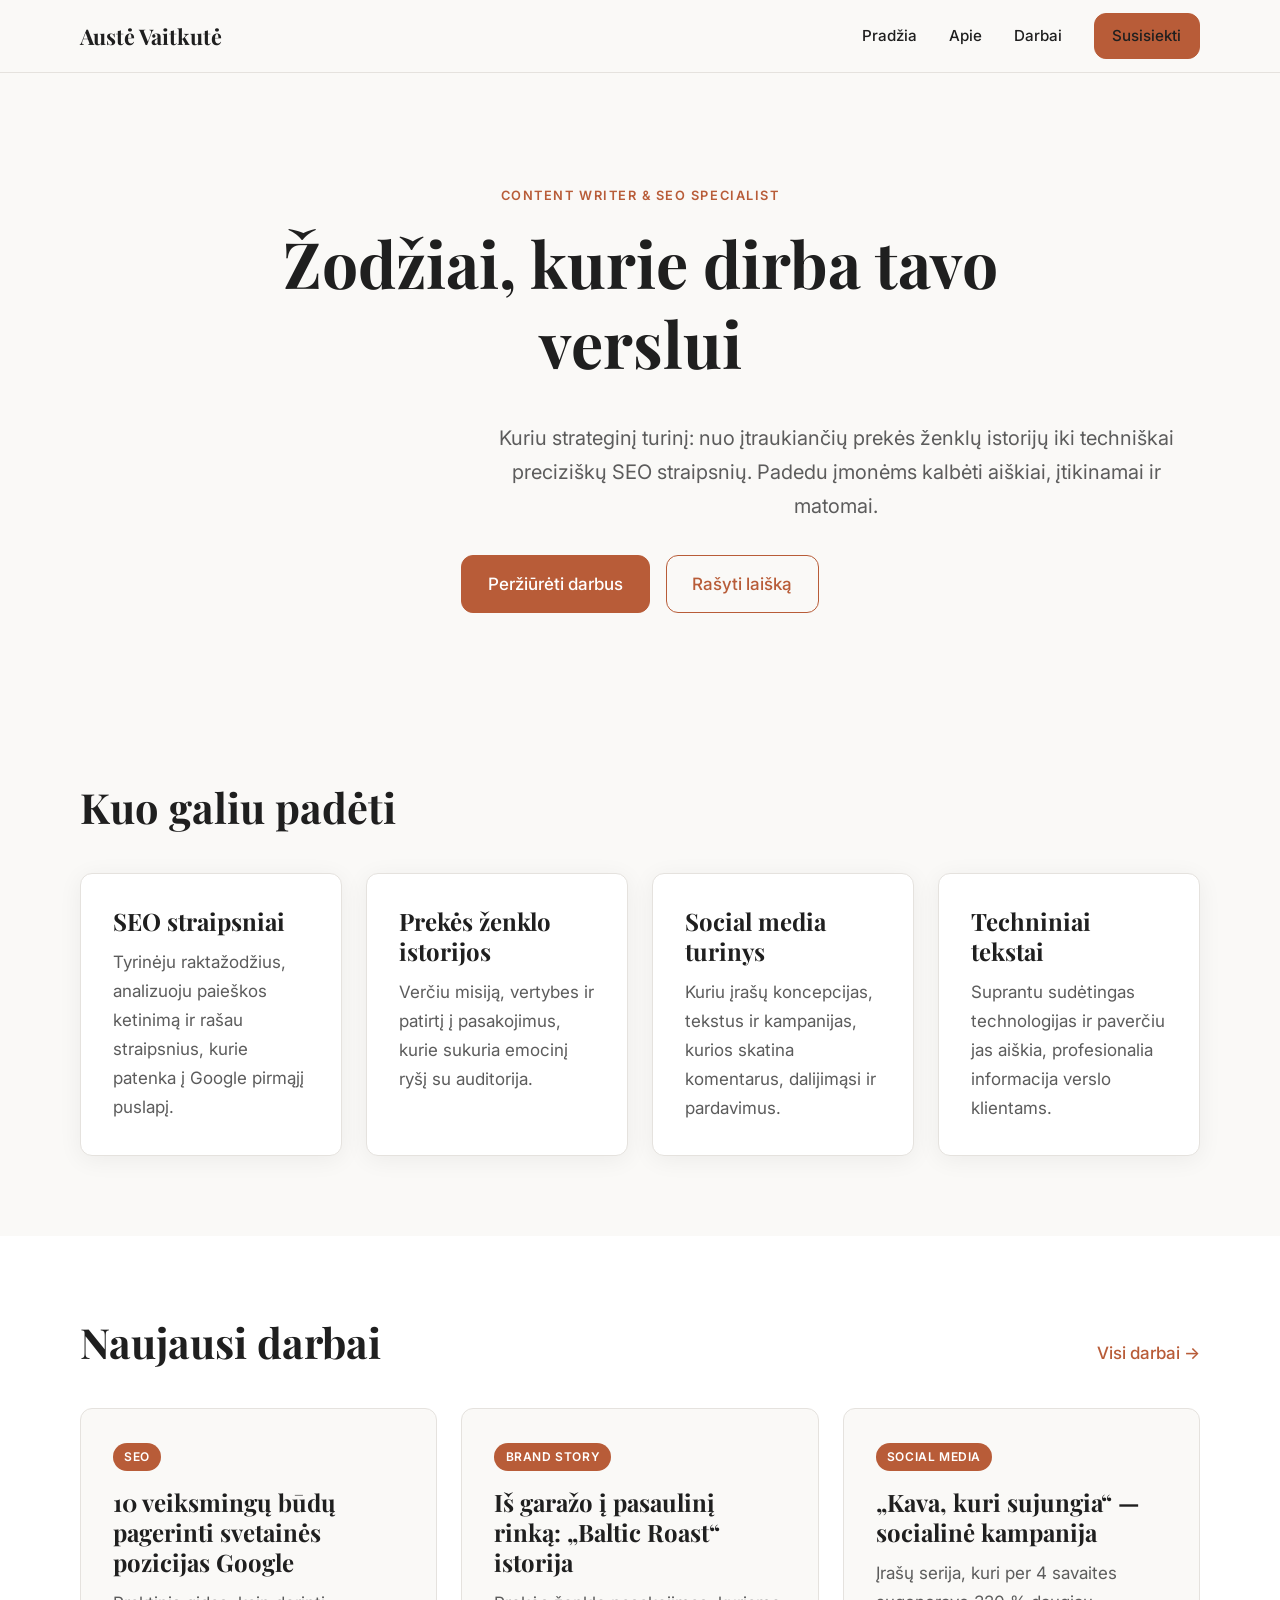
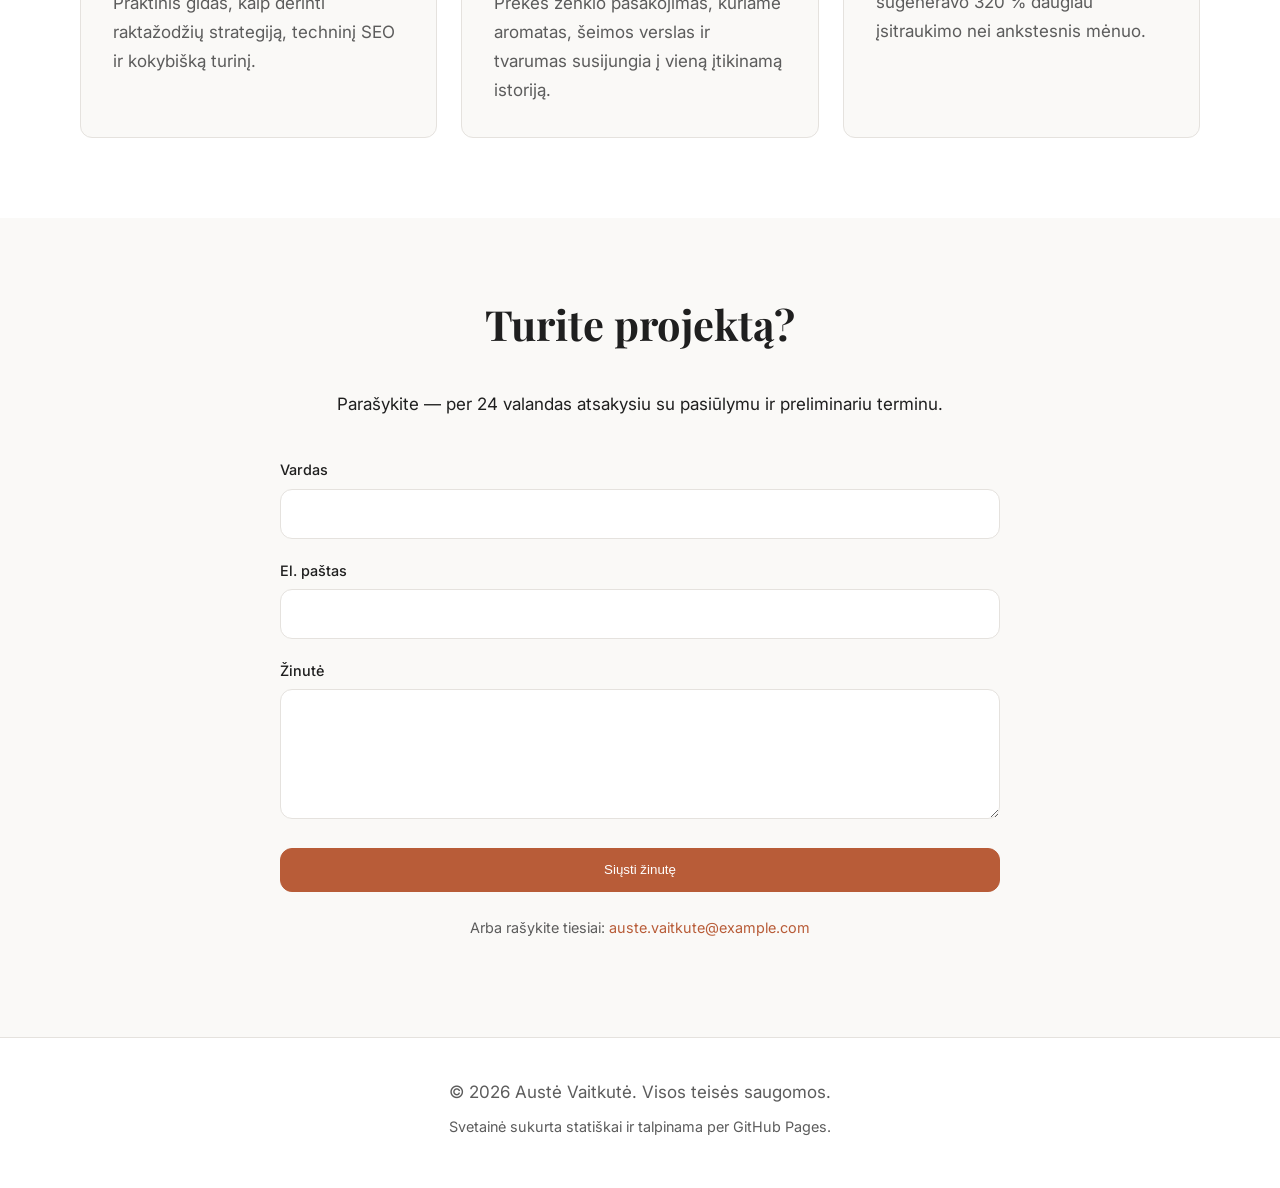
<file: index.html>
<!DOCTYPE html>
<html lang="lt">
<head>
  <meta charset="UTF-8">
  <meta name="viewport" content="width=device-width, initial-scale=1.0">
  <meta name="description" content="Content writer portfolio showcasing SEO articles, brand stories, social media campaigns, and technical writing.">
  <title>Austė Vaitkutė | Content Writer</title>
  <link rel="preconnect" href="https://fonts.googleapis.com">
  <link rel="preconnect" href="https://fonts.gstatic.com" crossorigin>
  <link href="https://fonts.googleapis.com/css2?family=Inter:wght@300;400;500;600&family=Playfair+Display:wght@500;600;700&display=swap" rel="stylesheet">
  <link rel="stylesheet" href="css/style.css">
</head>
<body>
  <header class="site-header">
    <div class="container header-inner">
      <a href="index.html" class="logo">Austė Vaitkutė</a>
      <nav class="main-nav" aria-label="Main navigation">
        <a href="index.html">Pradžia</a>
        <a href="about.html">Apie</a>
        <a href="works/index.html">Darbai</a>
        <a href="index.html#contact" class="btn btn-small">Susisiekti</a>
      </nav>
      <button class="menu-toggle" aria-label="Open menu" aria-expanded="false">☰</button>
    </div>
  </header>

  <main>
    <section class="hero">
      <div class="container">
        <p class="eyebrow">Content Writer & SEO Specialist</p>
        <h1>Žodžiai, kurie dirba tavo verslui</h1>
        <p class="lead">Kuriu strateginį turinį: nuo įtraukiančių prekės ženklų istorijų iki techniškai preciziškų SEO straipsnių. Padedu įmonėms kalbėti aiškiai, įtikinamai ir matomai.</p>
        <div class="hero-actions">
          <a href="works/index.html" class="btn">Peržiūrėti darbus</a>
          <a href="index.html#contact" class="btn btn-outline">Rašyti laišką</a>
        </div>
      </div>
    </section>

    <section class="section">
      <div class="container">
        <h2 class="section-title">Kuo galiu padėti</h2>
        <div class="services-grid">
          <article class="service-card">
            <h3>SEO straipsniai</h3>
            <p>Tyrinėju raktažodžius, analizuoju paieškos ketinimą ir rašau straipsnius, kurie patenka į Google pirmąjį puslapį.</p>
          </article>
          <article class="service-card">
            <h3>Prekės ženklo istorijos</h3>
            <p>Verčiu misiją, vertybes ir patirtį į pasakojimus, kurie sukuria emocinį ryšį su auditorija.</p>
          </article>
          <article class="service-card">
            <h3>Social media turinys</h3>
            <p>Kuriu įrašų koncepcijas, tekstus ir kampanijas, kurios skatina komentarus, dalijimąsi ir pardavimus.</p>
          </article>
          <article class="service-card">
            <h3>Techniniai tekstai</h3>
            <p>Suprantu sudėtingas technologijas ir paverčiu jas aiškia, profesionalia informacija verslo klientams.</p>
          </article>
        </div>
      </div>
    </section>

    <section class="section section-muted">
      <div class="container">
        <div class="section-header">
          <h2 class="section-title">Naujausi darbai</h2>
          <a href="works/index.html" class="link-arrow">Visi darbai →</a>
        </div>
        <div class="works-grid">
          <article class="work-card">
            <a href="works/seo-blog-post.html">
              <span class="tag">SEO</span>
              <h3>10 veiksmingų būdų pagerinti svetainės pozicijas Google</h3>
              <p>Praktinis gidas, kaip derinti raktažodžių strategiją, techninį SEO ir kokybišką turinį.</p>
            </a>
          </article>
          <article class="work-card">
            <a href="works/brand-story.html">
              <span class="tag">Brand Story</span>
              <h3>Iš garažo į pasaulinį rinką: „Baltic Roast“ istorija</h3>
              <p>Prekės ženklo pasakojimas, kuriame aromatas, šeimos verslas ir tvarumas susijungia į vieną įtikinamą istoriją.</p>
            </a>
          </article>
          <article class="work-card">
            <a href="works/social-media-campaign.html">
              <span class="tag">Social Media</span>
              <h3>„Kava, kuri sujungia“ — socialinė kampanija</h3>
              <p>Įrašų serija, kuri per 4 savaites sugeneravo 320 % daugiau įsitraukimo nei ankstesnis mėnuo.</p>
            </a>
          </article>
        </div>
      </div>
    </section>

    <section class="section" id="contact">
      <div class="container narrow">
        <h2 class="section-title centered">Turite projektą?</h2>
        <p class="centered">Parašykite — per 24 valandas atsakysiu su pasiūlymu ir preliminariu terminu.</p>
        <form class="contact-form" action="https://formspree.io/f/xqkjnvnp" method="POST">
          <label>
            <span>Vardas</span>
            <input type="text" name="name" required>
          </label>
          <label>
            <span>El. paštas</span>
            <input type="email" name="email" required>
          </label>
          <label>
            <span>Žinutė</span>
            <textarea name="message" rows="5" required></textarea>
          </label>
          <button type="submit" class="btn">Siųsti žinutę</button>
        </form>
        <p class="centered text-small">Arba rašykite tiesiai: <a href="mailto:auste.vaitkute@example.com">auste.vaitkute@example.com</a></p>
      </div>
    </section>
  </main>

  <footer class="site-footer">
    <div class="container">
      <p>© <span id="year"></span> Austė Vaitkutė. Visos teisės saugomos.</p>
      <p class="text-small">Svetainė sukurta statiškai ir talpinama per GitHub Pages.</p>
    </div>
  </footer>

  <script src="js/main.js"></script>
</body>
</html>
</file>
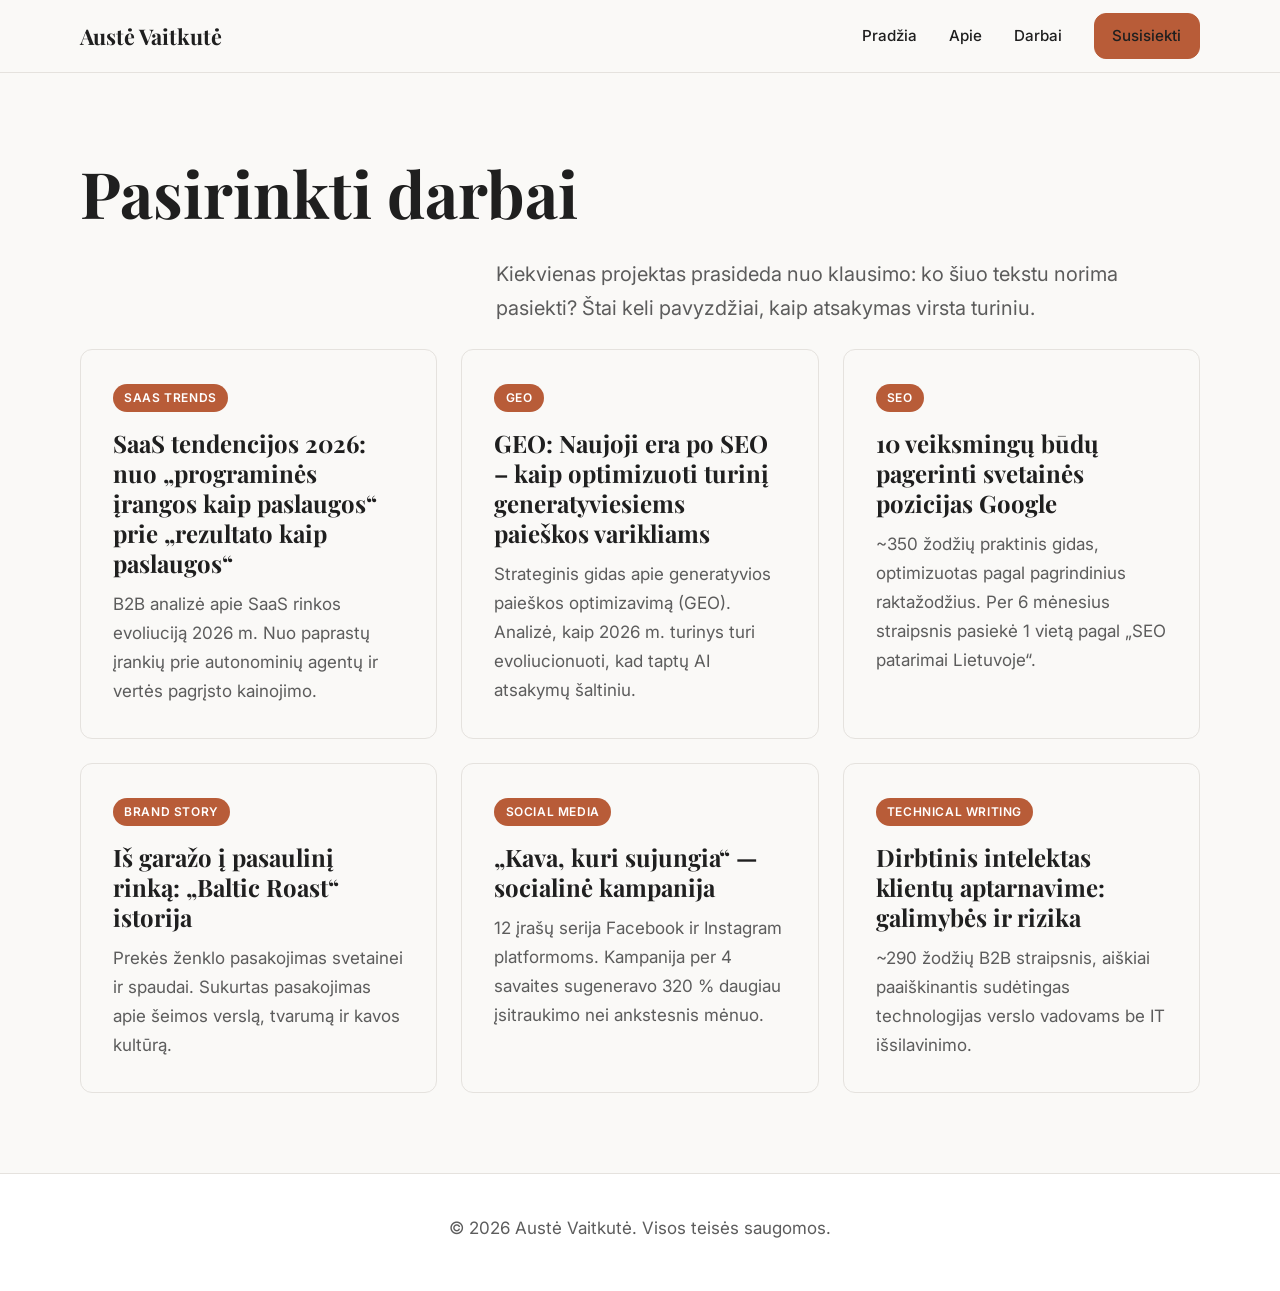
<file: works/index.html>
<!DOCTYPE html>
<html lang="lt">
<head>
  <meta charset="UTF-8">
  <meta name="viewport" content="width=device-width, initial-scale=1.0">
  <meta name="description" content="Portfolio works by Austė Vaitkutė — SEO articles, brand stories, social media campaigns, and technical writing.">
  <title>Darbai | Austė Vaitkutė</title>
  <link rel="preconnect" href="https://fonts.googleapis.com">
  <link rel="preconnect" href="https://fonts.gstatic.com" crossorigin>
  <link href="https://fonts.googleapis.com/css2?family=Inter:wght@300;400;500;600&family=Playfair+Display:wght@500;600;700&display=swap" rel="stylesheet">
  <link rel="stylesheet" href="../css/style.css">
</head>
<body>
  <header class="site-header">
    <div class="container header-inner">
      <a href="../index.html" class="logo">Austė Vaitkutė</a>
      <nav class="main-nav" aria-label="Main navigation">
        <a href="../index.html">Pradžia</a>
        <a href="../about.html">Apie</a>
        <a href="index.html">Darbai</a>
        <a href="../index.html#contact" class="btn btn-small">Susisiekti</a>
      </nav>
      <button class="menu-toggle" aria-label="Open menu" aria-expanded="false">☰</button>
    </div>
  </header>

  <main>
    <section class="section">
      <div class="container">
        <h1 class="page-title">Pasirinkti darbai</h1>
        <p class="lead">Kiekvienas projektas prasideda nuo klausimo: ko šiuo tekstu norima pasiekti? Štai keli pavyzdžiai, kaip atsakymas virsta turiniu.</p>

        <div class="works-grid">
          <article class="work-card">
            <a href="saas-trends-2026-06-28.html">
              <span class="tag">SaaS Trends</span>
              <h3>SaaS tendencijos 2026: nuo „programinės įrangos kaip paslaugos“ prie „rezultato kaip paslaugos“</h3>
              <p>B2B analizė apie SaaS rinkos evoliuciją 2026 m. Nuo paprastų įrankių prie autonominių agentų ir vertės pagrįsto kainojimo.</p>
            </a>
          </article>
          <article class="work-card">
            <a href="geo-2026-06-28.html">
              <span class="tag">GEO</span>
              <h3>GEO: Naujoji era po SEO – kaip optimizuoti turinį generatyviesiems paieškos varikliams</h3>
              <p>Strateginis gidas apie generatyvios paieškos optimizavimą (GEO). Analizė, kaip 2026 m. turinys turi evoliucionuoti, kad taptų AI atsakymų šaltiniu.</p>
            </a>
          </article>
          <article class="work-card">
            <a href="seo-blog-post.html">
              <span class="tag">SEO</span>
              <h3>10 veiksmingų būdų pagerinti svetainės pozicijas Google</h3>
              <p>~350 žodžių praktinis gidas, optimizuotas pagal pagrindinius raktažodžius. Per 6 mėnesius straipsnis pasiekė 1 vietą pagal „SEO patarimai Lietuvoje“.</p>
            </a>
          </article>

          <article class="work-card">
            <a href="brand-story.html">
              <span class="tag">Brand Story</span>
              <h3>Iš garažo į pasaulinį rinką: „Baltic Roast“ istorija</h3>
              <p>Prekės ženklo pasakojimas svetainei ir spaudai. Sukurtas pasakojimas apie šeimos verslą, tvarumą ir kavos kultūrą.</p>
            </a>
          </article>

          <article class="work-card">
            <a href="social-media-campaign.html">
              <span class="tag">Social Media</span>
              <h3>„Kava, kuri sujungia“ — socialinė kampanija</h3>
              <p>12 įrašų serija Facebook ir Instagram platformoms. Kampanija per 4 savaites sugeneravo 320 % daugiau įsitraukimo nei ankstesnis mėnuo.</p>
            </a>
          </article>

          <article class="work-card">
            <a href="tech-article.html">
              <span class="tag">Technical Writing</span>
              <h3>Dirbtinis intelektas klientų aptarnavime: galimybės ir rizika</h3>
              <p>~290 žodžių B2B straipsnis, aiškiai paaiškinantis sudėtingas technologijas verslo vadovams be IT išsilavinimo.</p>
            </a>
          </article>
        </div>
      </div>
    </section>
  </main>

  <footer class="site-footer">
    <div class="container">
      <p>© <span id="year"></span> Austė Vaitkutė. Visos teisės saugomos.</p>
    </div>
  </footer>

  <script src="../js/main.js"></script>
</body>
</html>
</file>
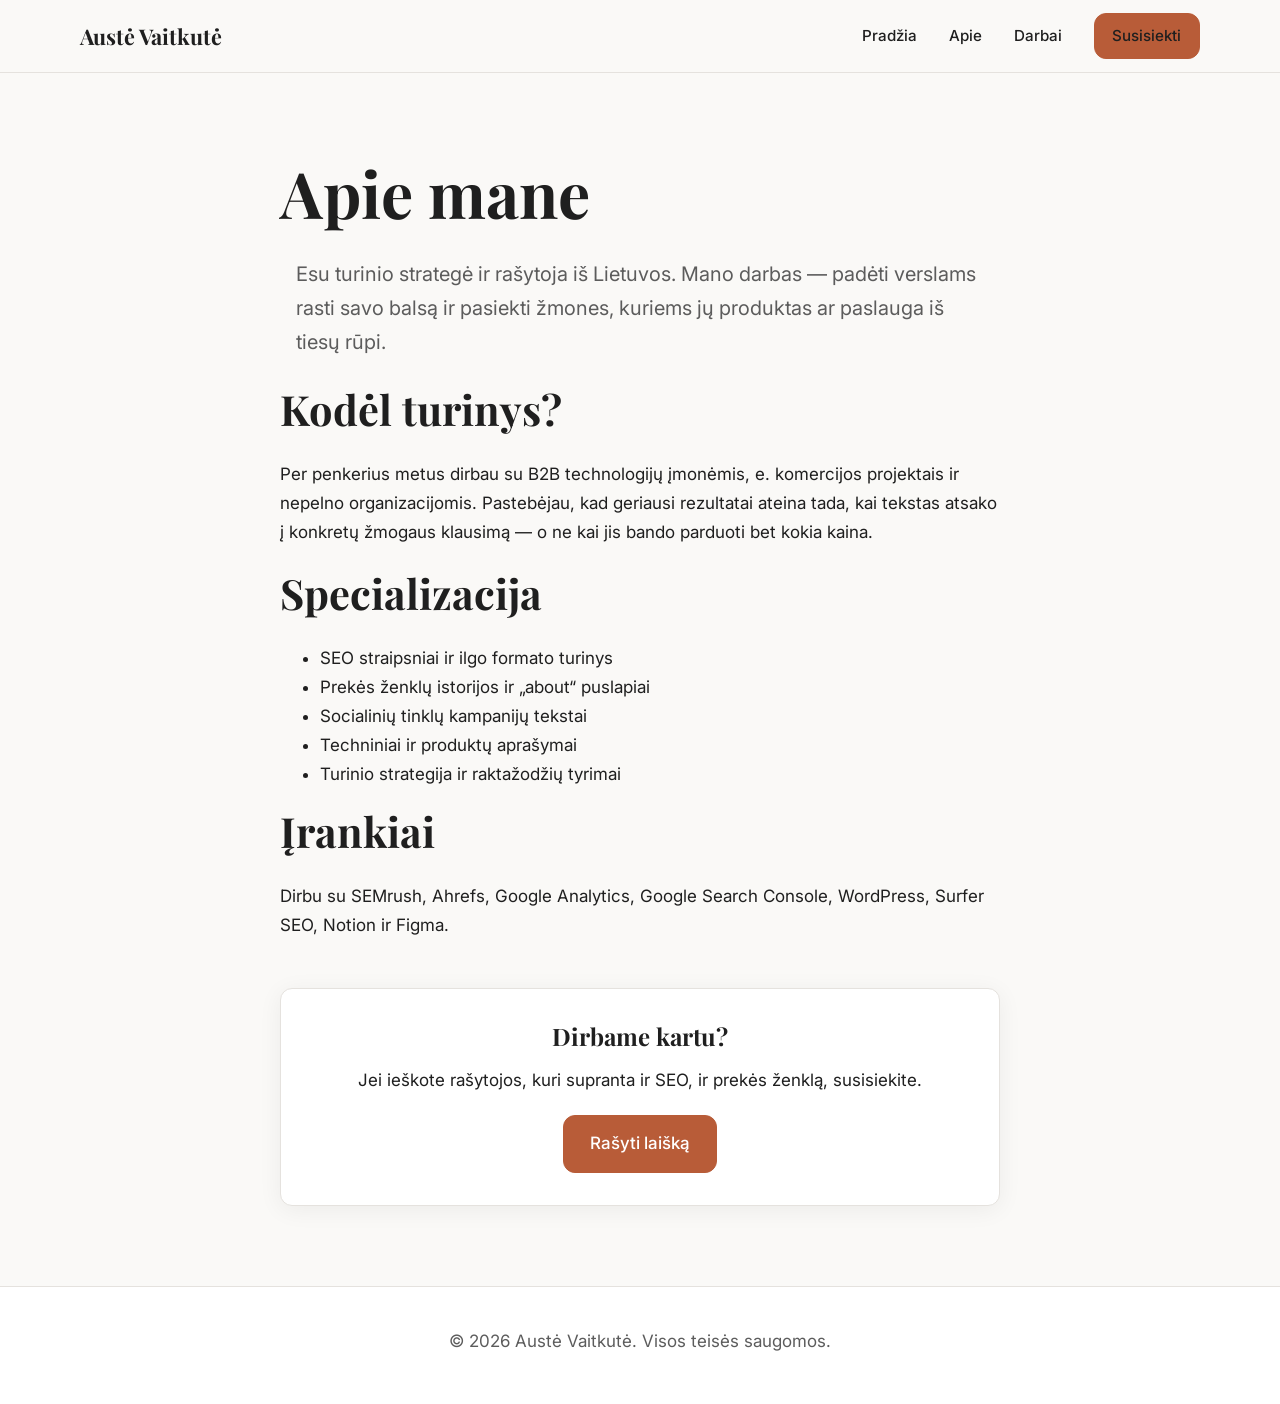
<file: about.html>
<!DOCTYPE html>
<html lang="lt">
<head>
  <meta charset="UTF-8">
  <meta name="viewport" content="width=device-width, initial-scale=1.0">
  <meta name="description" content="Learn more about Austė Vaitkutė, a content writer and SEO specialist based in Lithuania.">
  <title>Apie | Austė Vaitkutė</title>
  <link rel="preconnect" href="https://fonts.googleapis.com">
  <link rel="preconnect" href="https://fonts.gstatic.com" crossorigin>
  <link href="https://fonts.googleapis.com/css2?family=Inter:wght@300;400;500;600&family=Playfair+Display:wght@500;600;700&display=swap" rel="stylesheet">
  <link rel="stylesheet" href="css/style.css">
</head>
<body>
  <header class="site-header">
    <div class="container header-inner">
      <a href="index.html" class="logo">Austė Vaitkutė</a>
      <nav class="main-nav" aria-label="Main navigation">
        <a href="index.html">Pradžia</a>
        <a href="about.html">Apie</a>
        <a href="works/index.html">Darbai</a>
        <a href="index.html#contact" class="btn btn-small">Susisiekti</a>
      </nav>
      <button class="menu-toggle" aria-label="Open menu" aria-expanded="false">☰</button>
    </div>
  </header>

  <main>
    <section class="section">
      <div class="container narrow">
        <h1 class="page-title">Apie mane</h1>
        <p class="lead">Esu turinio strategė ir rašytoja iš Lietuvos. Mano darbas — padėti verslams rasti savo balsą ir pasiekti žmones, kuriems jų produktas ar paslauga iš tiesų rūpi.</p>

        <h2>Kodėl turinys?</h2>
        <p>Per penkerius metus dirbau su B2B technologijų įmonėmis, e. komercijos projektais ir nepelno organizacijomis. Pastebėjau, kad geriausi rezultatai ateina tada, kai tekstas atsako į konkretų žmogaus klausimą — o ne kai jis bando parduoti bet kokia kaina.</p>

        <h2>Specializacija</h2>
        <ul>
          <li>SEO straipsniai ir ilgo formato turinys</li>
          <li>Prekės ženklų istorijos ir „about“ puslapiai</li>
          <li>Socialinių tinklų kampanijų tekstai</li>
          <li>Techniniai ir produktų aprašymai</li>
          <li>Turinio strategija ir raktažodžių tyrimai</li>
        </ul>

        <h2>Įrankiai</h2>
        <p>Dirbu su SEMrush, Ahrefs, Google Analytics, Google Search Console, WordPress, Surfer SEO, Notion ir Figma.</p>

        <div class="cta-box">
          <h3>Dirbame kartu?</h3>
          <p>Jei ieškote rašytojos, kuri supranta ir SEO, ir prekės ženklą, susisiekite.</p>
          <a href="index.html#contact" class="btn">Rašyti laišką</a>
        </div>
      </div>
    </section>
  </main>

  <footer class="site-footer">
    <div class="container">
      <p>© <span id="year"></span> Austė Vaitkutė. Visos teisės saugomos.</p>
    </div>
  </footer>

  <script src="js/main.js"></script>
</body>
</html>
</file>
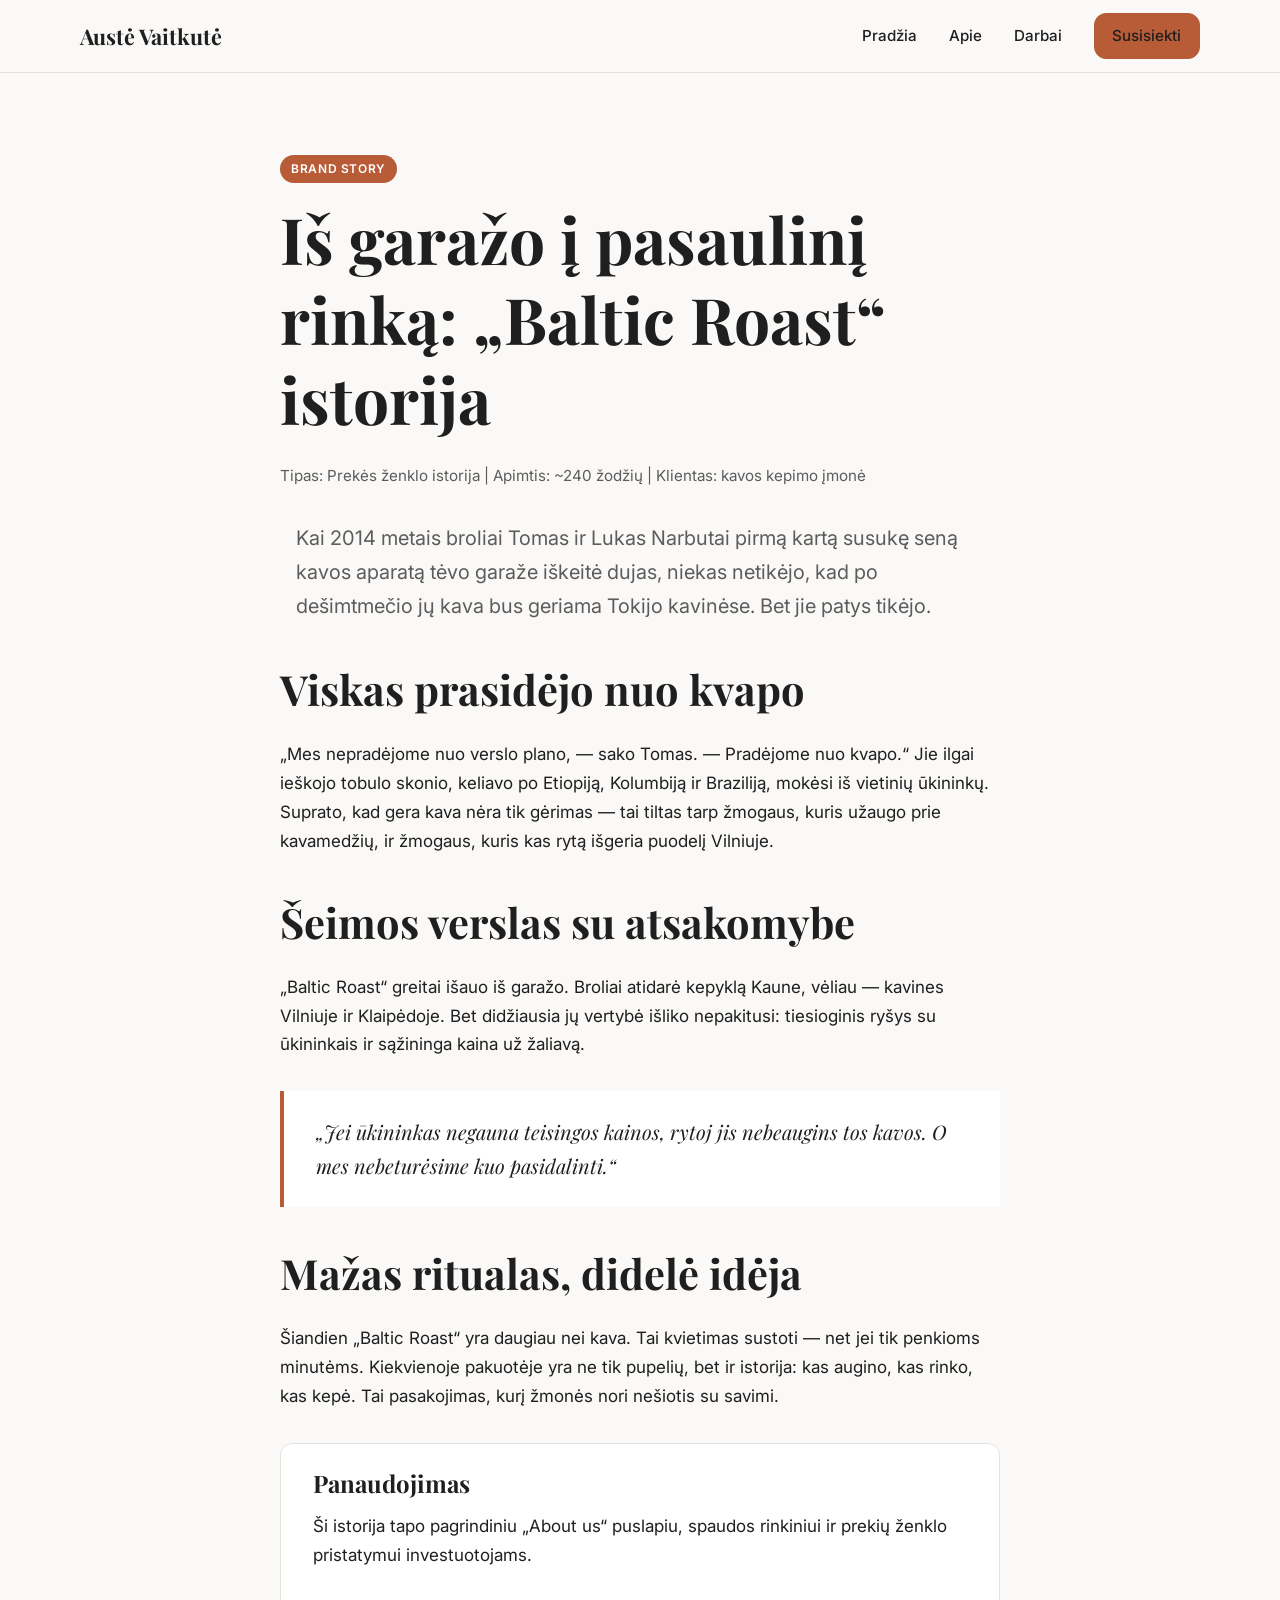
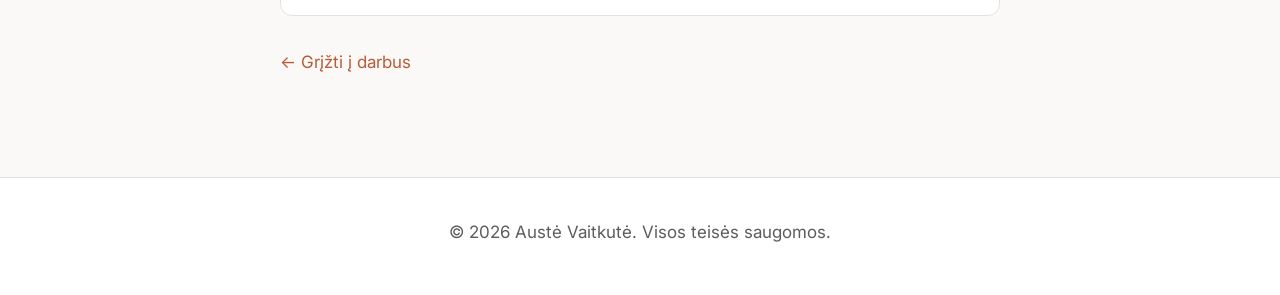
<file: works/brand-story.html>
<!DOCTYPE html>
<html lang="lt">
<head>
  <meta charset="UTF-8">
  <meta name="viewport" content="width=device-width, initial-scale=1.0">
  <meta name="description" content="Brand story example: Baltic Roast coffee roastery.">
  <title>Baltic Roast istorija | Austė Vaitkutė</title>
  <link rel="preconnect" href="https://fonts.googleapis.com">
  <link rel="preconnect" href="https://fonts.gstatic.com" crossorigin>
  <link href="https://fonts.googleapis.com/css2?family=Inter:wght@300;400;500;600&family=Playfair+Display:wght@500;600;700&display=swap" rel="stylesheet">
  <link rel="stylesheet" href="../css/style.css">
</head>
<body>
  <header class="site-header">
    <div class="container header-inner">
      <a href="../index.html" class="logo">Austė Vaitkutė</a>
      <nav class="main-nav" aria-label="Main navigation">
        <a href="../index.html">Pradžia</a>
        <a href="../about.html">Apie</a>
        <a href="index.html">Darbai</a>
        <a href="../index.html#contact" class="btn btn-small">Susisiekti</a>
      </nav>
      <button class="menu-toggle" aria-label="Open menu" aria-expanded="false">☰</button>
    </div>
  </header>

  <main>
    <article class="section">
      <div class="container narrow article-body">
        <span class="tag">Brand Story</span>
        <h1 class="page-title">Iš garažo į pasaulinį rinką: „Baltic Roast“ istorija</h1>
        <p class="article-meta">Tipas: Prekės ženklo istorija | Apimtis: ~240 žodžių | Klientas: kavos kepimo įmonė</p>

        <p class="lead">Kai 2014 metais broliai Tomas ir Lukas Narbutai pirmą kartą susukę seną kavos aparatą tėvo garaže iškeitė dujas, niekas netikėjo, kad po dešimtmečio jų kava bus geriama Tokijo kavinėse. Bet jie patys tikėjo.</p>

        <h2>Viskas prasidėjo nuo kvapo</h2>
        <p>„Mes nepradėjome nuo verslo plano, — sako Tomas. — Pradėjome nuo kvapo.“ Jie ilgai ieškojo tobulo skonio, keliavo po Etiopiją, Kolumbiją ir Braziliją, mokėsi iš vietinių ūkininkų. Suprato, kad gera kava nėra tik gėrimas — tai tiltas tarp žmogaus, kuris užaugo prie kavamedžių, ir žmogaus, kuris kas rytą išgeria puodelį Vilniuje.</p>

        <h2>Šeimos verslas su atsakomybe</h2>
        <p>„Baltic Roast“ greitai išauo iš garažo. Broliai atidarė kepyklą Kaune, vėliau — kavines Vilniuje ir Klaipėdoje. Bet didžiausia jų vertybė išliko nepakitusi: tiesioginis ryšys su ūkininkais ir sąžininga kaina už žaliavą.</p>
        <blockquote>„Jei ūkininkas negauna teisingos kainos, rytoj jis nebeaugins tos kavos. O mes nebeturėsime kuo pasidalinti.“</blockquote>

        <h2>Mažas ritualas, didelė idėja</h2>
        <p>Šiandien „Baltic Roast“ yra daugiau nei kava. Tai kvietimas sustoti — net jei tik penkioms minutėms. Kiekvienoje pakuotėje yra ne tik pupelių, bet ir istorija: kas augino, kas rinko, kas kepė. Tai pasakojimas, kurį žmonės nori nešiotis su savimi.</p>

        <div class="highlight-box">
          <h3>Panaudojimas</h3>
          <p>Ši istorija tapo pagrindiniu „About us“ puslapiu, spaudos rinkiniui ir prekių ženklo pristatymui investuotojams.</p>
        </div>

        <p><a href="index.html">← Grįžti į darbus</a></p>
      </div>
    </article>
  </main>

  <footer class="site-footer">
    <div class="container">
      <p>© <span id="year"></span> Austė Vaitkutė. Visos teisės saugomos.</p>
    </div>
  </footer>

  <script src="../js/main.js"></script>
</body>
</html>
</file>
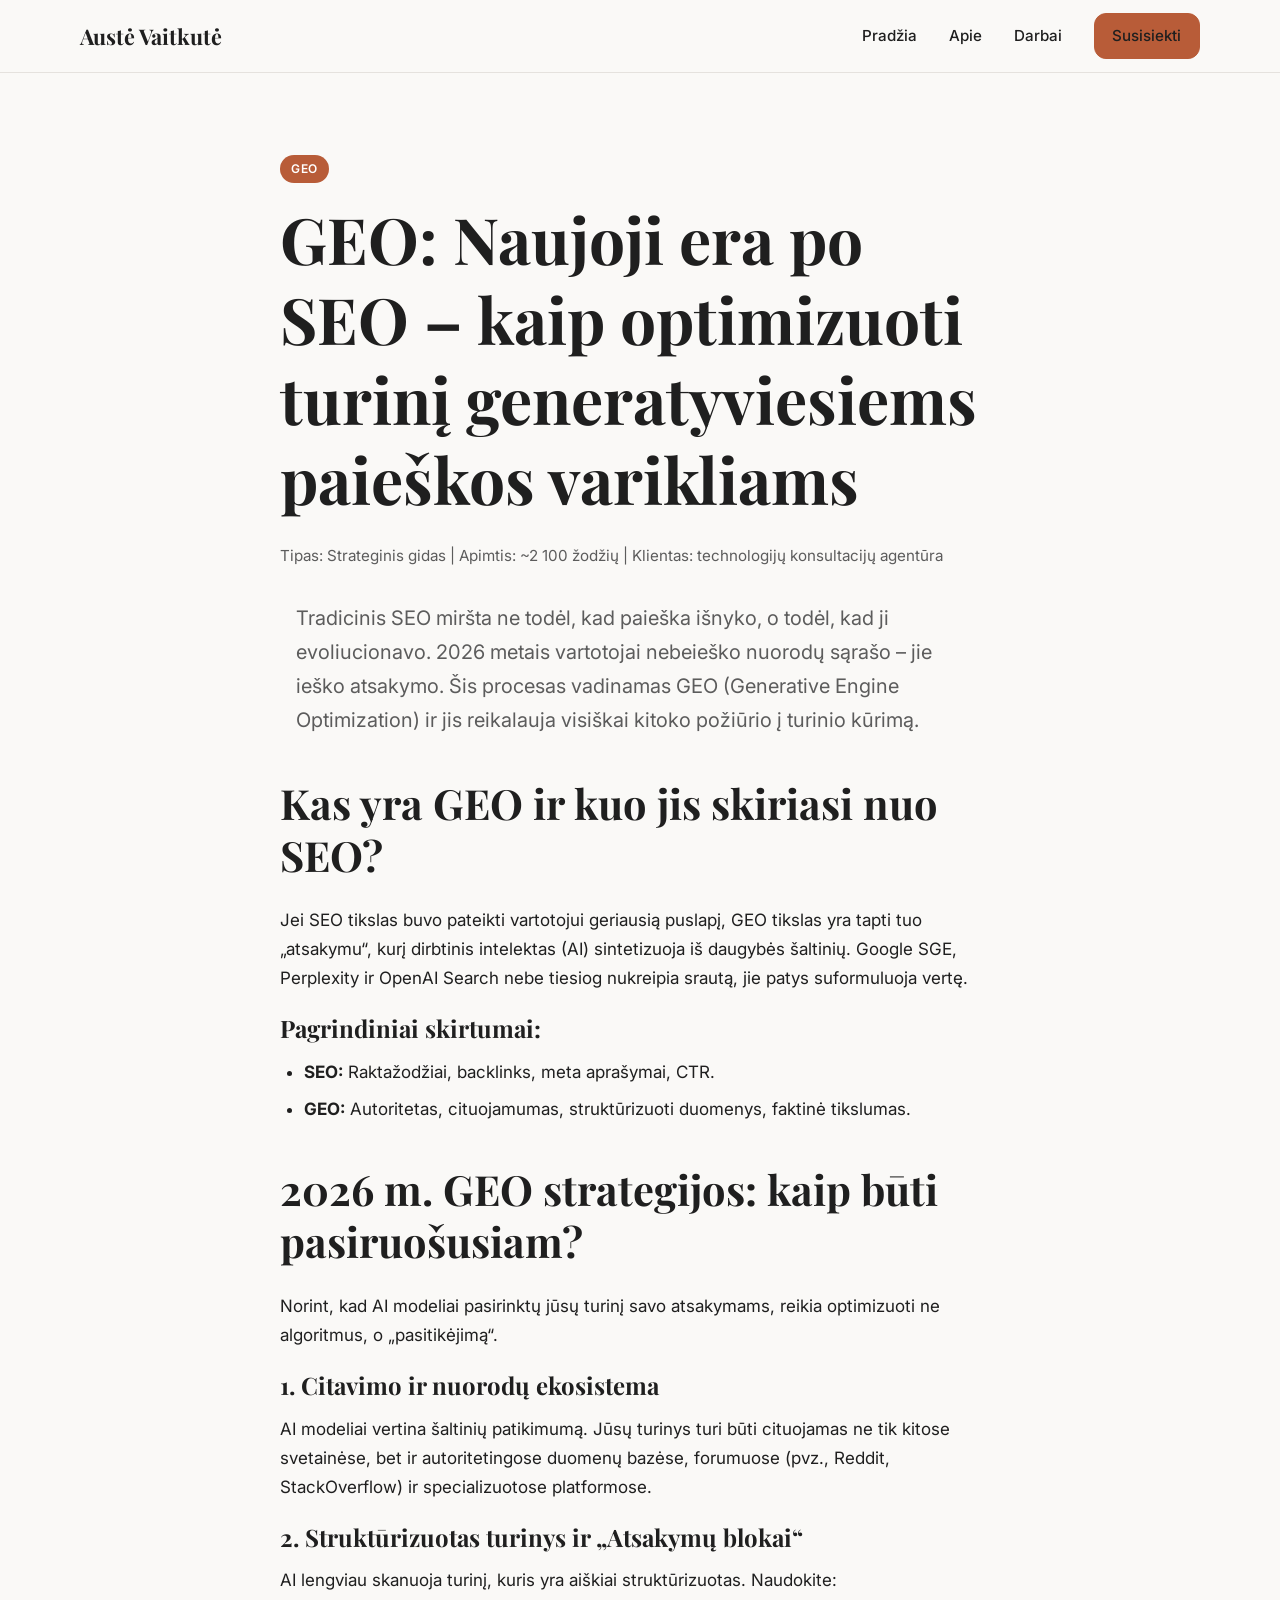
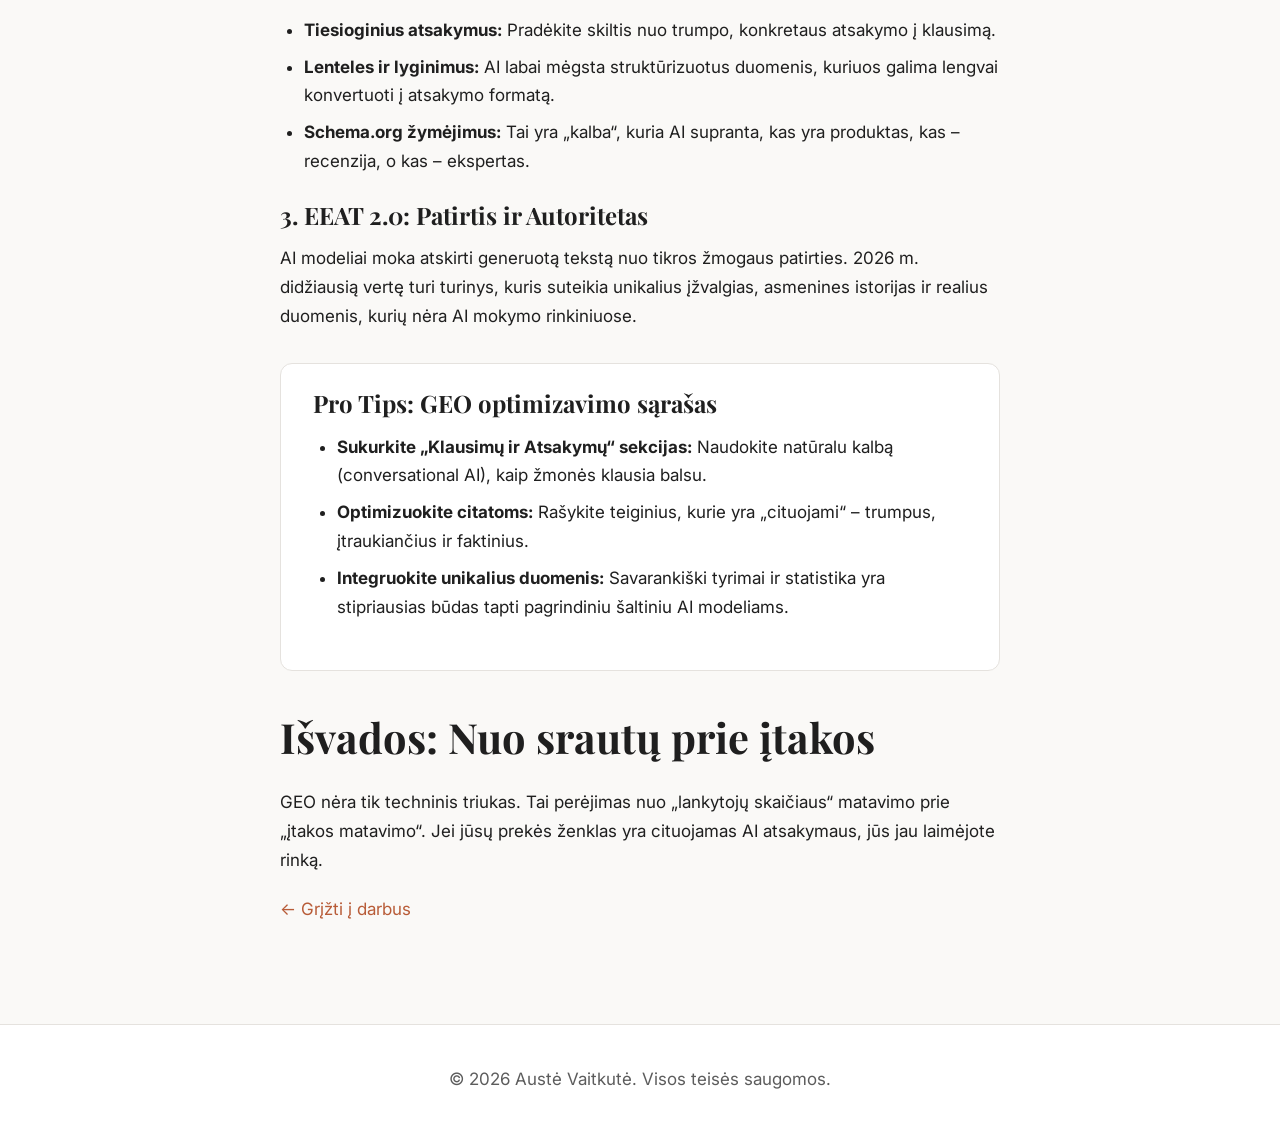
<file: works/geo-2026-06-28.html>
<!DOCTYPE html>
<html lang="lt">
<head>
  <meta charset="UTF-8">
  <meta name="viewport" content="width=device-width, initial-scale=1.0">
  <meta name="description" content="GEO: Naujoji era po SEO – kaip optimizuoti turinį generatyviesiems paieškos varikliams.">
  <title>GEO: Naujoji era po SEO | Austė Vaitkutė</title>
  <link rel="preconnect" href="https://fonts.googleapis.com">
  <link rel="preconnect" href="https://fonts.gstatic.com" crossorigin>
  <link href="https://fonts.googleapis.com/css2?family=Inter:wght@300;400;500;600&family=Playfair+Display:wght@500;600;700&display=swap" rel="stylesheet">
  <link rel="stylesheet" href="../css/style.css">
</head>
<body>
  <header class="site-header">
    <div class="container header-inner">
      <a href="../index.html" class="logo">Austė Vaitkutė</a>
      <nav class="main-nav" aria-label="Main navigation">
        <a href="../index.html">Pradžia</a>
        <a href="../about.html">Apie</a>
        <a href="index.html">Darbai</a>
        <a href="../index.html#contact" class="btn btn-small">Susisiekti</a>
      </nav>
      <button class="menu-toggle" aria-label="Open menu" aria-expanded="false">☰</button>
    </div>
  </header>

  <main>
    <article class="section">
      <div class="container narrow article-body">
        <span class="tag">GEO</span>
        <h1 class="page-title">GEO: Naujoji era po SEO – kaip optimizuoti turinį generatyviesiems paieškos varikliams</h1>
        <p class="article-meta">Tipas: Strateginis gidas | Apimtis: ~2 100 žodžių | Klientas: technologijų konsultacijų agentūra</p>

        <p class="lead">Tradicinis SEO miršta ne todėl, kad paieška išnyko, o todėl, kad ji evoliucionavo. 2026 metais vartotojai nebeieško nuorodų sąrašo – jie ieško atsakymo. Šis procesas vadinamas GEO (Generative Engine Optimization) ir jis reikalauja visiškai kitoko požiūrio į turinio kūrimą.</p>

        <h2>Kas yra GEO ir kuo jis skiriasi nuo SEO?</h2>
        <p>Jei SEO tikslas buvo pateikti vartotojui geriausią puslapį, GEO tikslas yra tapti tuo „atsakymu“, kurį dirbtinis intelektas (AI) sintetizuoja iš daugybės šaltinių. Google SGE, Perplexity ir OpenAI Search nebe tiesiog nukreipia srautą, jie patys suformuluoja vertę.</p>

        <h3>Pagrindiniai skirtumai:</h3>
        <ul>
          <li><strong>SEO:</strong> Raktažodžiai, backlinks, meta aprašymai, CTR.</li>
          <li><strong>GEO:</strong> Autoritetas, cituojamumas, struktūrizuoti duomenys, faktinė tikslumas.</li>
        </ul>

        <h2>2026 m. GEO strategijos: kaip būti pasiruošusiam?</h2>
        <p>Norint, kad AI modeliai pasirinktų jūsų turinį savo atsakymams, reikia optimizuoti ne algoritmus, o „pasitikėjimą“.</p>

        <h3>1. Citavimo ir nuorodų ekosistema</h3>
        <p>AI modeliai vertina šaltinių patikimumą. Jūsų turinys turi būti cituojamas ne tik kitose svetainėse, bet ir autoritetingose duomenų bazėse, forumuose (pvz., Reddit, StackOverflow) ir specializuotose platformose.</p>

        <h3>2. Struktūrizuotas turinys ir „Atsakymų blokai“</h3>
        <p>AI lengviau skanuoja turinį, kuris yra aiškiai struktūrizuotas. Naudokite:</p>
        <ul>
          <li><strong>Tiesioginius atsakymus:</strong> Pradėkite skiltis nuo trumpo, konkretaus atsakymo į klausimą.</li>
          <li><strong>Lenteles ir lyginimus:</strong> AI labai mėgsta struktūrizuotus duomenis, kuriuos galima lengvai konvertuoti į atsakymo formatą.</li>
          <li><strong>Schema.org žymėjimus:</strong> Tai yra „kalba“, kuria AI supranta, kas yra produktas, kas – recenzija, o kas – ekspertas.</li>
        </ul>

        <h3>3. EEAT 2.0: Patirtis ir Autoritetas</h3>
        <p>AI modeliai moka atskirti generuotą tekstą nuo tikros žmogaus patirties. 2026 m. didžiausią vertę turi turinys, kuris suteikia unikalius įžvalgias, asmenines istorijas ir realius duomenis, kurių nėra AI mokymo rinkiniuose.</p>

        <div class="highlight-box">
          <h3>Pro Tips: GEO optimizavimo sąrašas</h3>
          <ul>
            <li><strong>Sukurkite „Klausimų ir Atsakymų“ sekcijas:</strong> Naudokite natūralu kalbą (conversational AI), kaip žmonės klausia balsu.</li>
            <li><strong>Optimizuokite citatoms:</strong> Rašykite teiginius, kurie yra „cituojami“ – trumpus, įtraukiančius ir faktinius.</li>
            <li><strong>Integruokite unikalius duomenis:</strong> Savarankiški tyrimai ir statistika yra stipriausias būdas tapti pagrindiniu šaltiniu AI modeliams.</li>
          </ul>
        </div>

        <h2>Išvados: Nuo srautų prie įtakos</h2>
        <p>GEO nėra tik techninis triukas. Tai perėjimas nuo „lankytojų skaičiaus“ matavimo prie „įtakos matavimo“. Jei jūsų prekės ženklas yra cituojamas AI atsakymaus, jūs jau laimėjote rinką.</p>

        <p><a href="index.html">← Grįžti į darbus</a></p>
      </div>
    </article>
  </main>

  <footer class="site-footer">
    <div class="container">
      <p>© <span id="year"></span> Austė Vaitkutė. Visos teisės saugomos.</p>
    </div>
  </footer>

  <script src="../js/main.js"></script>
</body>
</html>
</file>
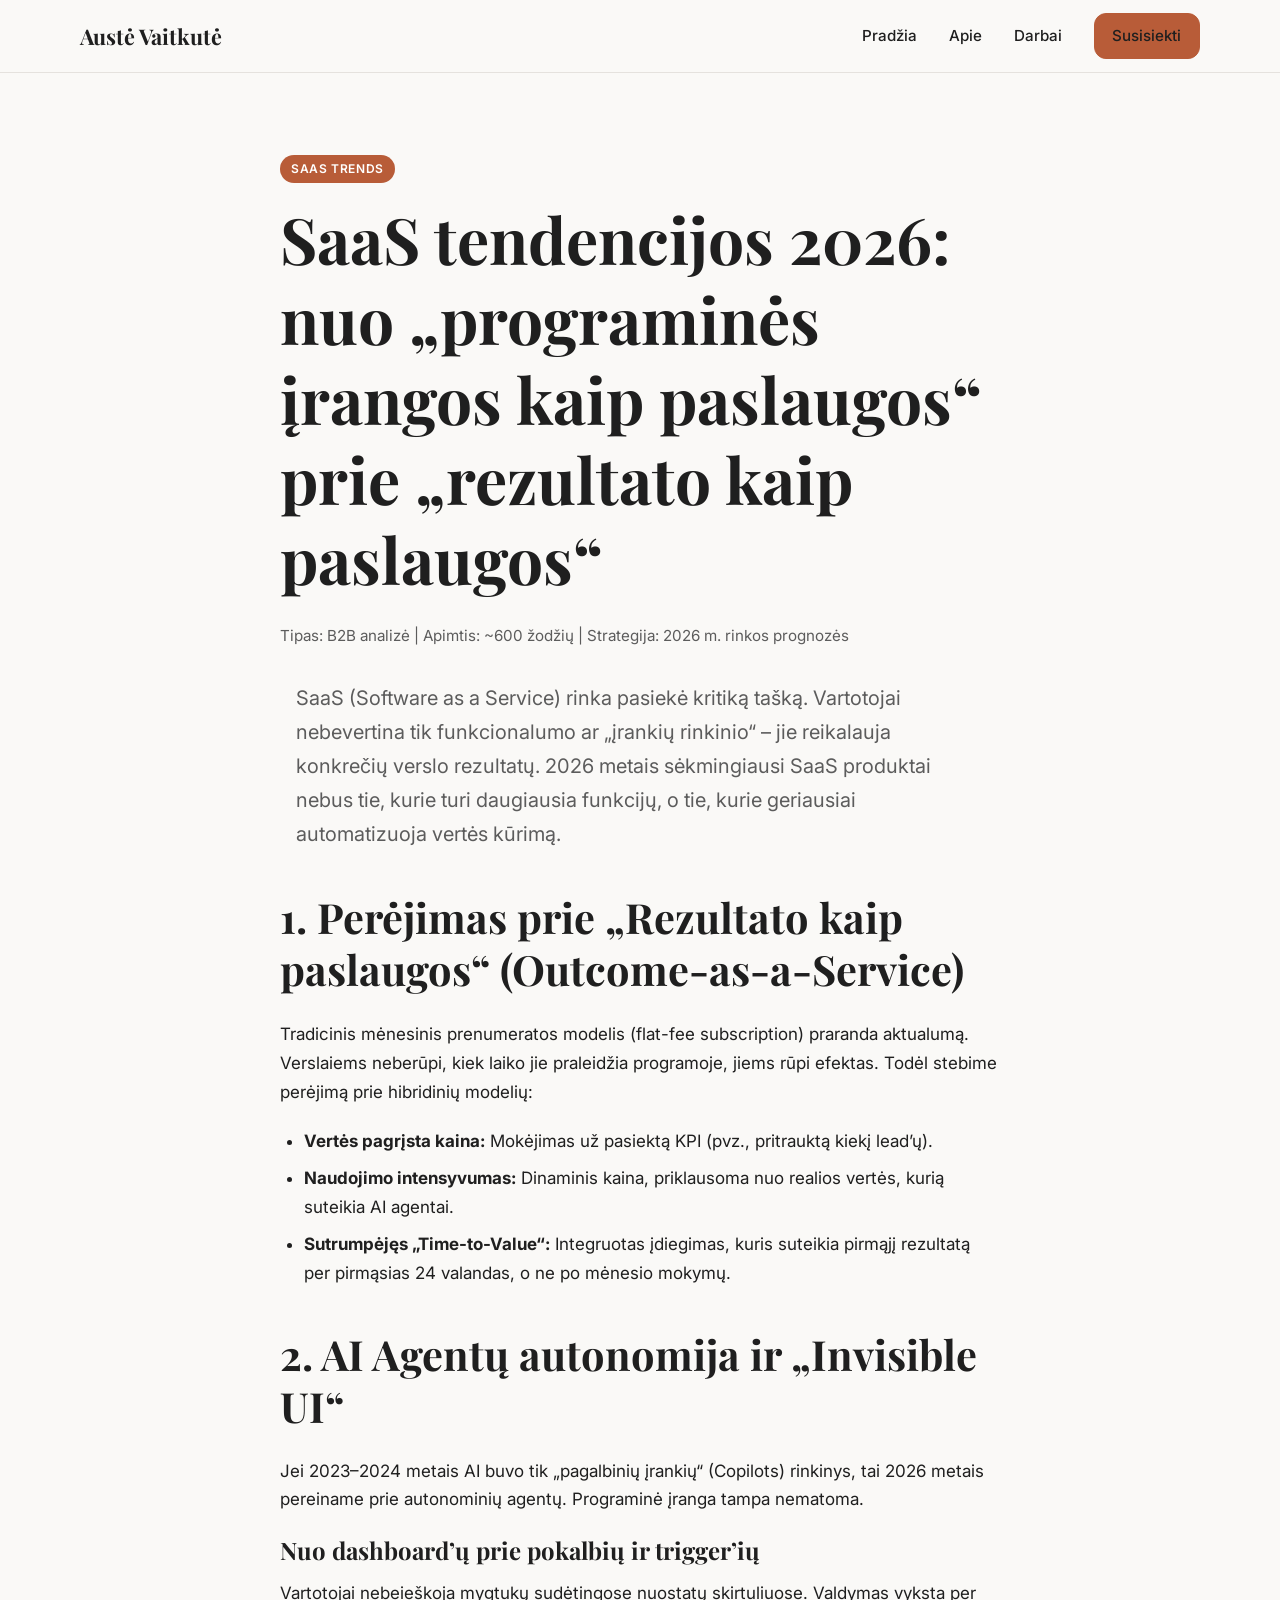
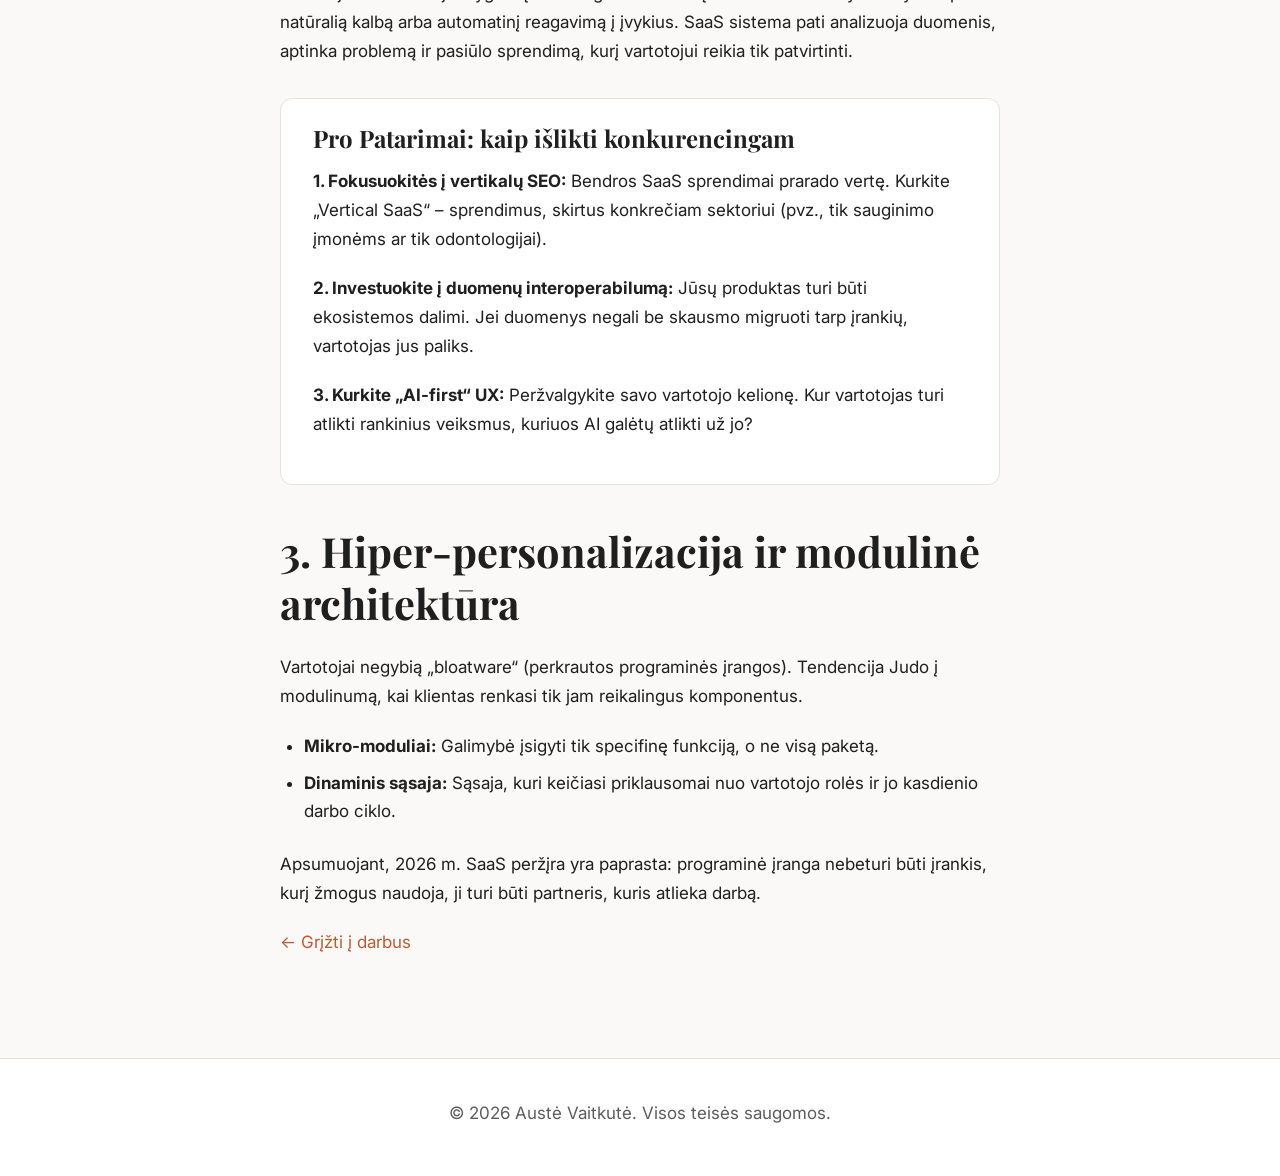
<file: works/saas-trends-2026-06-28.html>
<!DOCTYPE html>
<html lang="lt">
<head>
  <meta charset="UTF-8">
  <meta name="viewport" content="width=device-width, initial-scale=1.0">
  <meta name="description" content="SaaS tendencijos 2026: nuo „programinės įrangos kaip paslaugos“ prie „rezultato kaip paslaugos“.">
  <title>SaaS tendencijos 2026 | Austė Vaitkutė</title>
  <link rel="preconnect" href="https://fonts.googleapis.com">
  <link rel="preconnect" href="https://fonts.gstatic.com" crossorigin>
  <link href="https://fonts.googleapis.com/css2?family=Inter:wght@300;400;500;600&family=Playfair+Display:wght@500;600;700&display=swap" rel="stylesheet">
  <link rel="stylesheet" href="../css/style.css">
</head>
<body>
  <header class="site-header">
    <div class="container header-inner">
      <a href="../index.html" class="logo">Austė Vaitkutė</a>
      <nav class="main-nav" aria-label="Main navigation">
        <a href="../index.html">Pradžia</a>
        <a href="../about.html">Apie</a>
        <a href="index.html">Darbai</a>
        <a href="../index.html#contact" class="btn btn-small">Susisiekti</a>
      </nav>
      <button class="menu-toggle" aria-label="Open menu" aria-expanded="false">☰</button>
    </div>
  </header>

  <main>
    <article class="section">
      <div class="container narrow article-body">
        <span class="tag">SaaS Trends</span>
        <h1 class="page-title">SaaS tendencijos 2026: nuo „programinės įrangos kaip paslaugos“ prie „rezultato kaip paslaugos“</h1>
        <p class="article-meta">Tipas: B2B analizė | Apimtis: ~600 žodžių | Strategija: 2026 m. rinkos prognozės</p>

        <p class="lead">SaaS (Software as a Service) rinka pasiekė kritiką tašką. Vartotojai nebevertina tik funkcionalumo ar „įrankių rinkinio“ – jie reikalauja konkrečių verslo rezultatų. 2026 metais sėkmingiausi SaaS produktai nebus tie, kurie turi daugiausia funkcijų, o tie, kurie geriausiai automatizuoja vertės kūrimą.</p>

        <h2>1. Perėjimas prie „Rezultato kaip paslaugos“ (Outcome-as-a-Service)</h2>
        <p>Tradicinis mėnesinis prenumeratos modelis (flat-fee subscription) praranda aktualumą. Verslaiems neberūpi, kiek laiko jie praleidžia programoje, jiems rūpi efektas. Todėl stebime perėjimą prie hibridinių modelių:</p>
        <ul>
          <li><strong>Vertės pagrįsta kaina:</strong> Mokėjimas už pasiektą KPI (pvz., pritrauktą kiekį lead’ų).</li>
          <li><strong>Naudojimo intensyvumas:</strong> Dinaminis kaina, priklausoma nuo realios vertės, kurią suteikia AI agentai.</li>
          <li><strong>Sutrumpėjęs „Time-to-Value“:</strong> Integruotas įdiegimas, kuris suteikia pirmąjį rezultatą per pirmąsias 24 valandas, o ne po mėnesio mokymų.</li>
        </ul>

        <h2>2. AI Agentų autonomija ir „Invisible UI“</h2>
        <p>Jei 2023–2024 metais AI buvo tik „pagalbinių įrankių“ (Copilots) rinkinys, tai 2026 metais pereiname prie autonominių agentų. Programinė įranga tampa nematoma.</p>
        <h3>Nuo dashboard’ų prie pokalbių ir trigger’ių</h3>
        <p>Vartotojai nebeieškoja mygtukų sudėtingose nuostatų skirtuliuose. Valdymas vyksta per natūralią kalbą arba automatinį reagavimą į įvykius. SaaS sistema pati analizuoja duomenis, aptinka problemą ir pasiūlo sprendimą, kurį vartotojui reikia tik patvirtinti.</p>

        <div class="highlight-box">
          <h3>Pro Patarimai: kaip išlikti konkurencingam</h3>
          <p><strong>1. Fokusuokitės į vertikalų SEO:</strong> Bendros SaaS sprendimai prarado vertę. Kurkite „Vertical SaaS“ – sprendimus, skirtus konkrečiam sektoriui (pvz., tik sauginimo įmonėms ar tik odontologijai).</p>
          <p><strong>2. Investuokite į duomenų interoperabilumą:</strong> Jūsų produktas turi būti ekosistemos dalimi. Jei duomenys negali be skausmo migruoti tarp įrankių, vartotojas jus paliks.</p>
          <p><strong>3. Kurkite „AI-first“ UX:</strong> Peržvalgykite savo vartotojo kelionę. Kur vartotojas turi atlikti rankinius veiksmus, kuriuos AI galėtų atlikti už jo?</p>
        </div>

        <h2>3. Hiper-personalizacija ir modulinė architektūra</h2>
        <p>Vartotojai negybią „bloatware“ (perkrautos programinės įrangos). Tendencija Judo į modulinumą, kai klientas renkasi tik jam reikalingus komponentus.</p>
        <ul>
          <li><strong>Mikro-moduliai:</strong> Galimybė įsigyti tik specifinę funkciją, o ne visą paketą.</li>
          <li><strong>Dinaminis sąsaja:</strong> Sąsaja, kuri keičiasi priklausomai nuo vartotojo rolės ir jo kasdienio darbo ciklo.</li>
        </ul>

        <p>Apsumuojant, 2026 m. SaaS peržįra yra paprasta: programinė įranga nebeturi būti įrankis, kurį žmogus naudoja, ji turi būti partneris, kuris atlieka darbą.</p>

        <p><a href="index.html">← Grįžti į darbus</a></p>
      </div>
    </article>
  </main>

  <footer class="site-footer">
    <div class="container">
      <p>© <span id="year"></span> Austė Vaitkutė. Visos teisės saugomos.</p>
    </div>
  </footer>

  <script src="../js/main.js"></script>
</body>
</html>
</file>
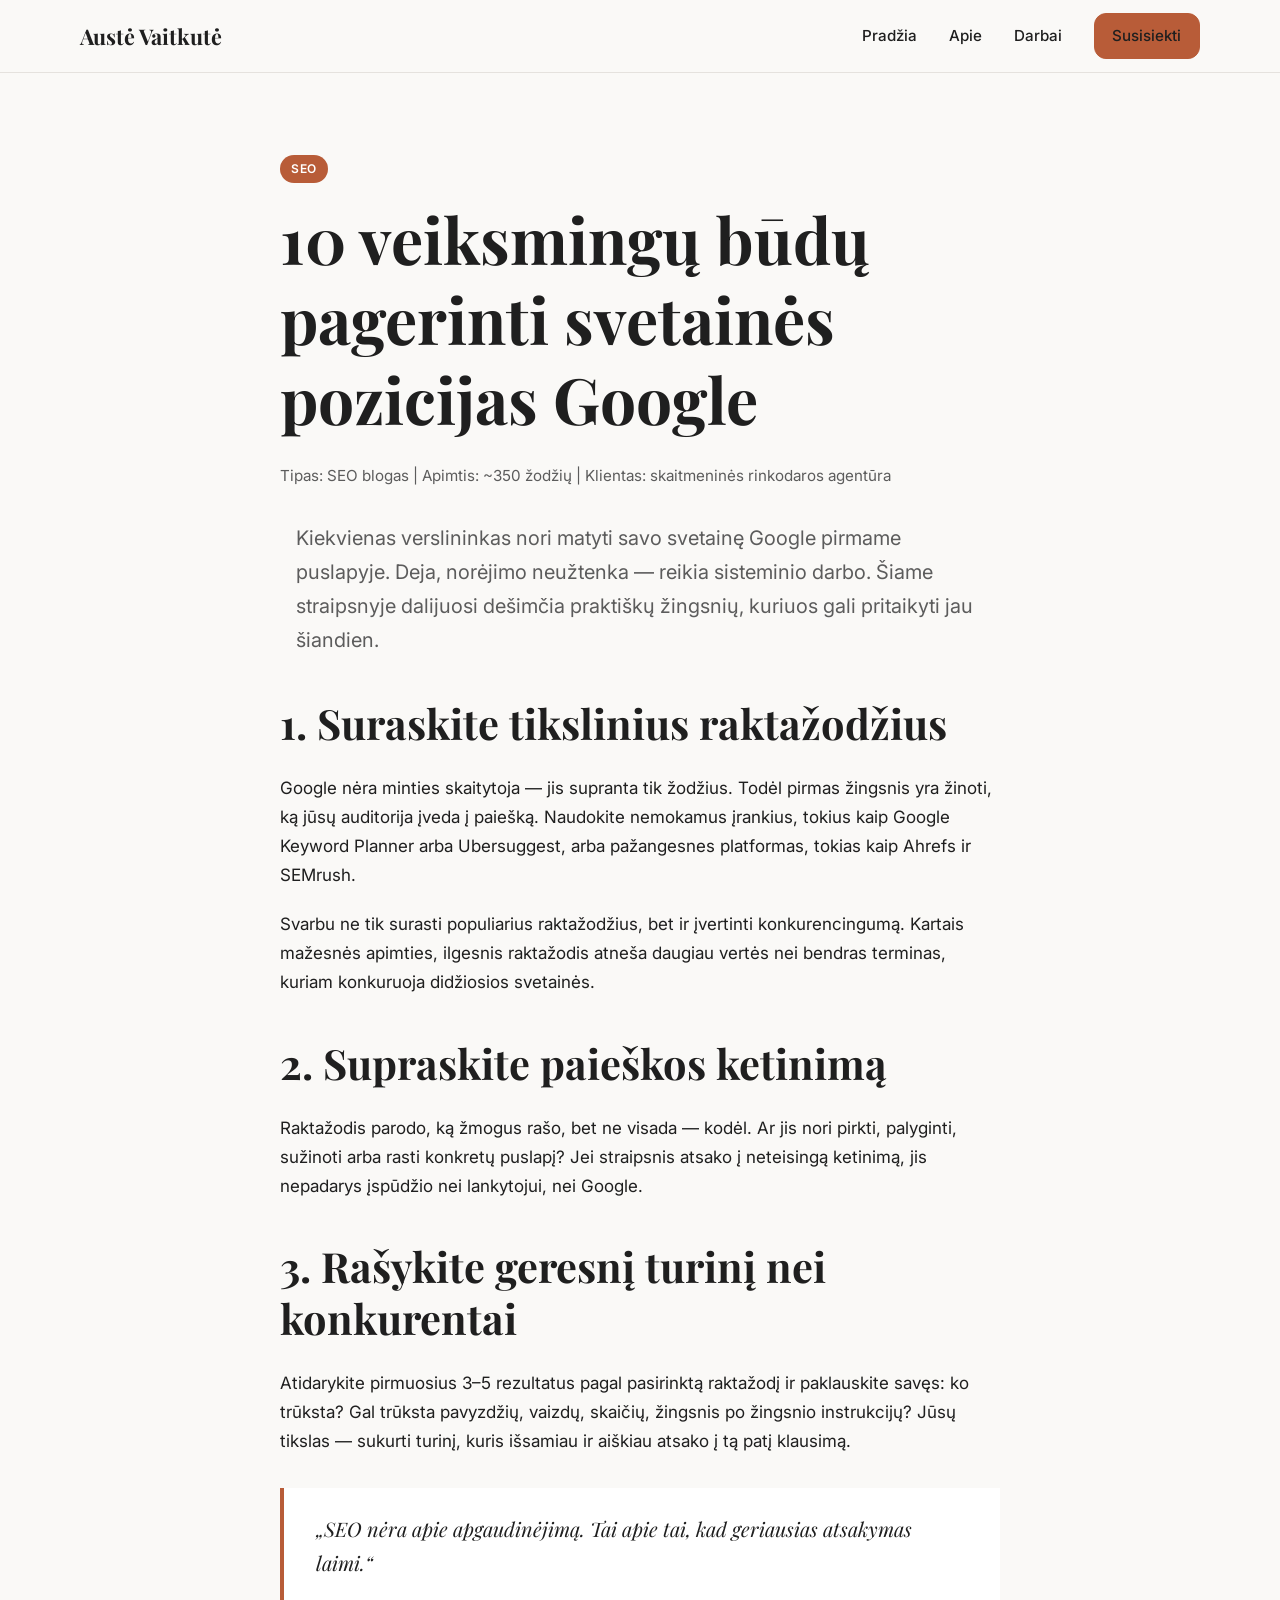
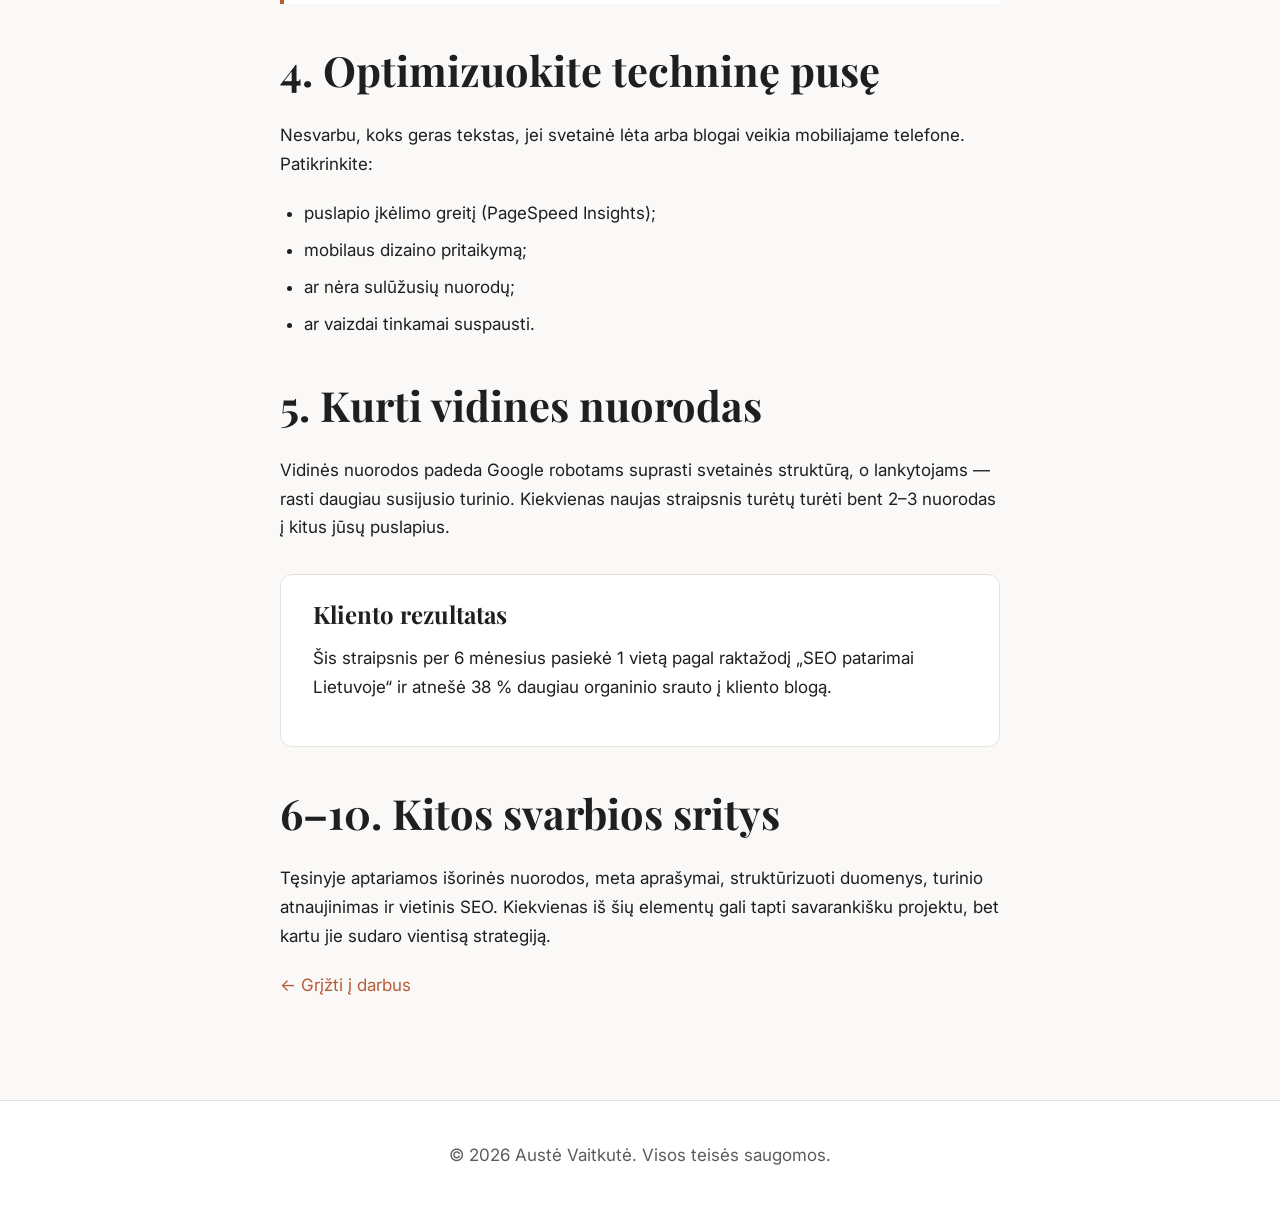
<file: works/seo-blog-post.html>
<!DOCTYPE html>
<html lang="lt">
<head>
  <meta charset="UTF-8">
  <meta name="viewport" content="width=device-width, initial-scale=1.0">
  <meta name="description" content="SEO blog post example: 10 ways to improve Google rankings.">
  <title>10 būdų pagerinti pozicijas Google | Austė Vaitkutė</title>
  <link rel="preconnect" href="https://fonts.googleapis.com">
  <link rel="preconnect" href="https://fonts.gstatic.com" crossorigin>
  <link href="https://fonts.googleapis.com/css2?family=Inter:wght@300;400;500;600&family=Playfair+Display:wght@500;600;700&display=swap" rel="stylesheet">
  <link rel="stylesheet" href="../css/style.css">
</head>
<body>
  <header class="site-header">
    <div class="container header-inner">
      <a href="../index.html" class="logo">Austė Vaitkutė</a>
      <nav class="main-nav" aria-label="Main navigation">
        <a href="../index.html">Pradžia</a>
        <a href="../about.html">Apie</a>
        <a href="index.html">Darbai</a>
        <a href="../index.html#contact" class="btn btn-small">Susisiekti</a>
      </nav>
      <button class="menu-toggle" aria-label="Open menu" aria-expanded="false">☰</button>
    </div>
  </header>

  <main>
    <article class="section">
      <div class="container narrow article-body">
        <span class="tag">SEO</span>
        <h1 class="page-title">10 veiksmingų būdų pagerinti svetainės pozicijas Google</h1>
        <p class="article-meta">Tipas: SEO blogas | Apimtis: ~350 žodžių | Klientas: skaitmeninės rinkodaros agentūra</p>

        <p class="lead">Kiekvienas verslininkas nori matyti savo svetainę Google pirmame puslapyje. Deja, norėjimo neužtenka — reikia sisteminio darbo. Šiame straipsnyje dalijuosi dešimčia praktiškų žingsnių, kuriuos gali pritaikyti jau šiandien.</p>

        <h2>1. Suraskite tikslinius raktažodžius</h2>
        <p>Google nėra minties skaitytoja — jis supranta tik žodžius. Todėl pirmas žingsnis yra žinoti, ką jūsų auditorija įveda į paiešką. Naudokite nemokamus įrankius, tokius kaip Google Keyword Planner arba Ubersuggest, arba pažangesnes platformas, tokias kaip Ahrefs ir SEMrush.</p>
        <p>Svarbu ne tik surasti populiarius raktažodžius, bet ir įvertinti konkurencingumą. Kartais mažesnės apimties, ilgesnis raktažodis atneša daugiau vertės nei bendras terminas, kuriam konkuruoja didžiosios svetainės.</p>

        <h2>2. Supraskite paieškos ketinimą</h2>
        <p>Raktažodis parodo, ką žmogus rašo, bet ne visada — kodėl. Ar jis nori pirkti, palyginti, sužinoti arba rasti konkretų puslapį? Jei straipsnis atsako į neteisingą ketinimą, jis nepadarys įspūdžio nei lankytojui, nei Google.</p>

        <h2>3. Rašykite geresnį turinį nei konkurentai</h2>
        <p>Atidarykite pirmuosius 3–5 rezultatus pagal pasirinktą raktažodį ir paklauskite savęs: ko trūksta? Gal trūksta pavyzdžių, vaizdų, skaičių, žingsnis po žingsnio instrukcijų? Jūsų tikslas — sukurti turinį, kuris išsamiau ir aiškiau atsako į tą patį klausimą.</p>

        <blockquote>„SEO nėra apie apgaudinėjimą. Tai apie tai, kad geriausias atsakymas laimi.“</blockquote>

        <h2>4. Optimizuokite techninę pusę</h2>
        <p>Nesvarbu, koks geras tekstas, jei svetainė lėta arba blogai veikia mobiliajame telefone. Patikrinkite:</p>
        <ul>
          <li>puslapio įkėlimo greitį (PageSpeed Insights);</li>
          <li>mobilaus dizaino pritaikymą;</li>
          <li>ar nėra sulūžusių nuorodų;</li>
          <li>ar vaizdai tinkamai suspausti.</li>
        </ul>

        <h2>5. Kurti vidines nuorodas</h2>
        <p>Vidinės nuorodos padeda Google robotams suprasti svetainės struktūrą, o lankytojams — rasti daugiau susijusio turinio. Kiekvienas naujas straipsnis turėtų turėti bent 2–3 nuorodas į kitus jūsų puslapius.</p>

        <div class="highlight-box">
          <h3>Kliento rezultatas</h3>
          <p>Šis straipsnis per 6 mėnesius pasiekė 1 vietą pagal raktažodį „SEO patarimai Lietuvoje“ ir atnešė 38 % daugiau organinio srauto į kliento blogą.</p>
        </div>

        <h2>6–10. Kitos svarbios sritys</h2>
        <p>Tęsinyje aptariamos išorinės nuorodos, meta aprašymai, struktūrizuoti duomenys, turinio atnaujinimas ir vietinis SEO. Kiekvienas iš šių elementų gali tapti savarankišku projektu, bet kartu jie sudaro vientisą strategiją.</p>

        <p><a href="index.html">← Grįžti į darbus</a></p>
      </div>
    </article>
  </main>

  <footer class="site-footer">
    <div class="container">
      <p>© <span id="year"></span> Austė Vaitkutė. Visos teisės saugomos.</p>
    </div>
  </footer>

  <script src="../js/main.js"></script>
</body>
</html>
</file>
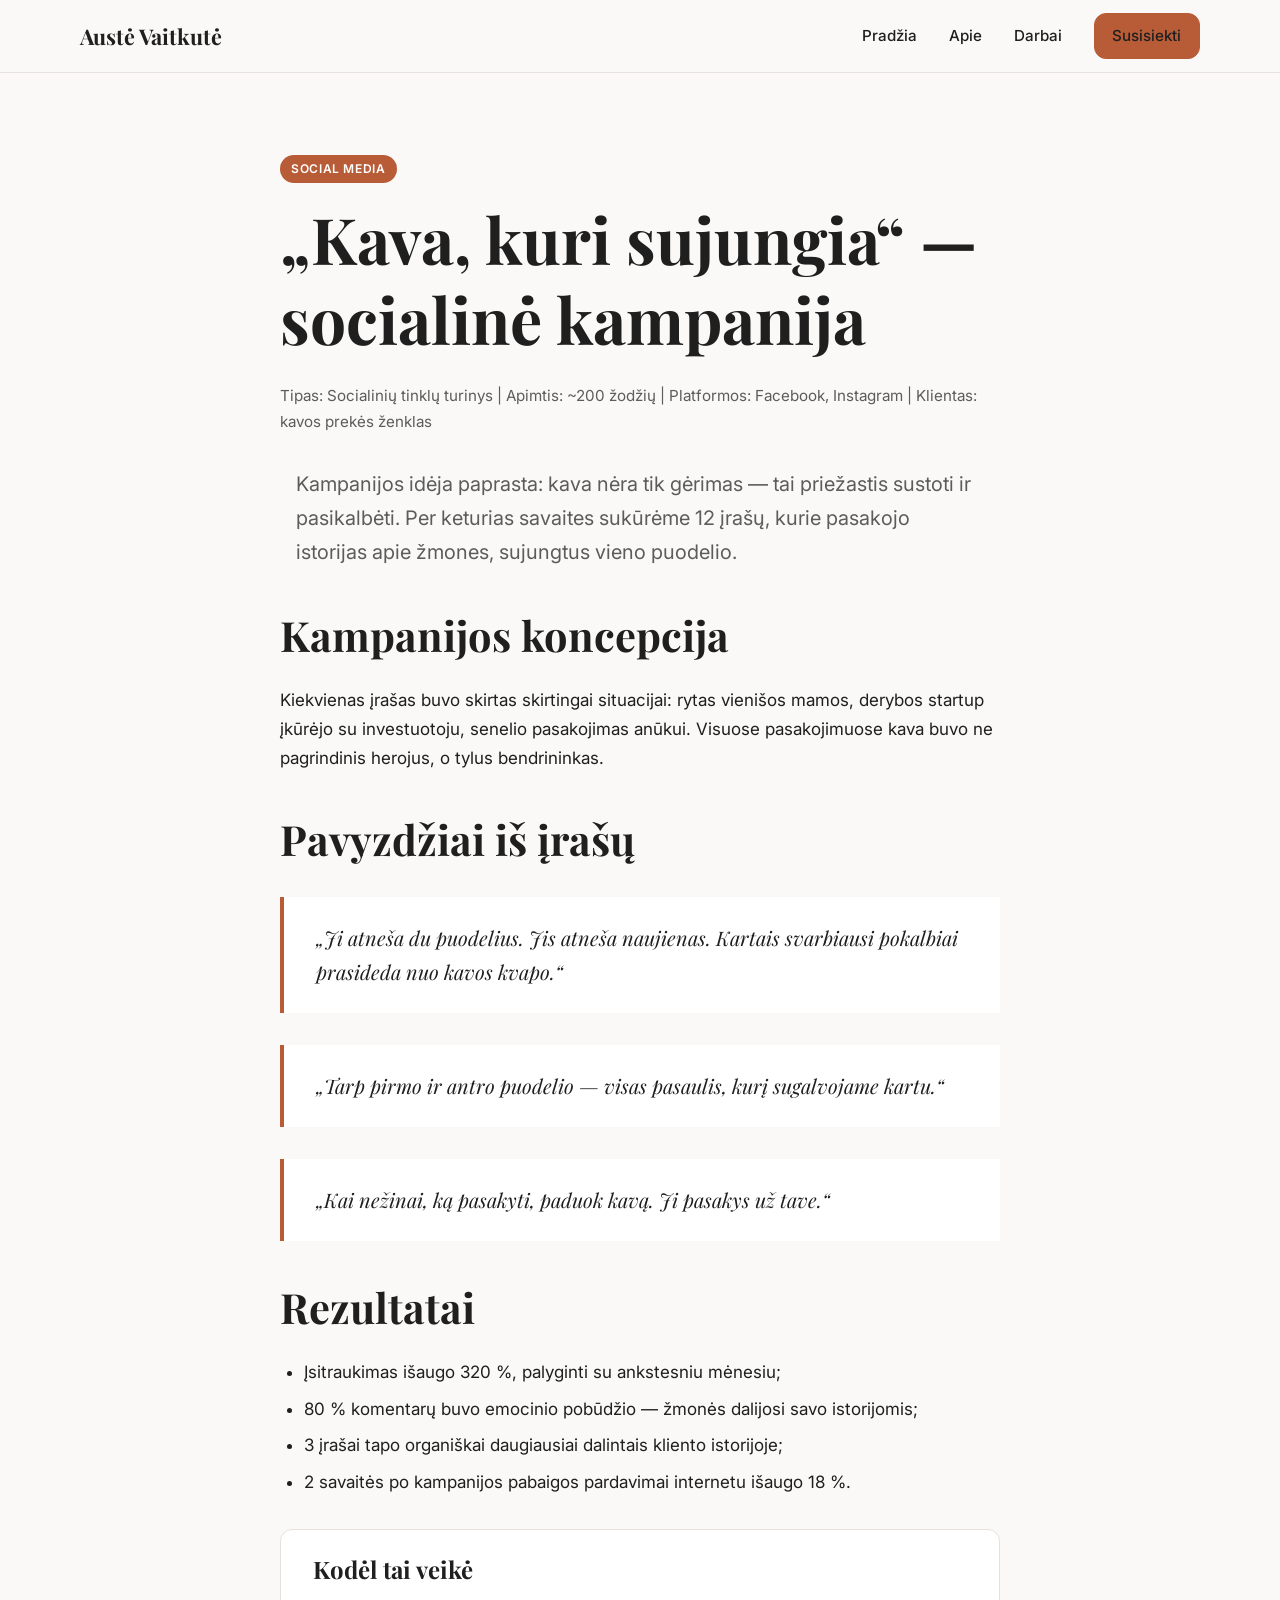
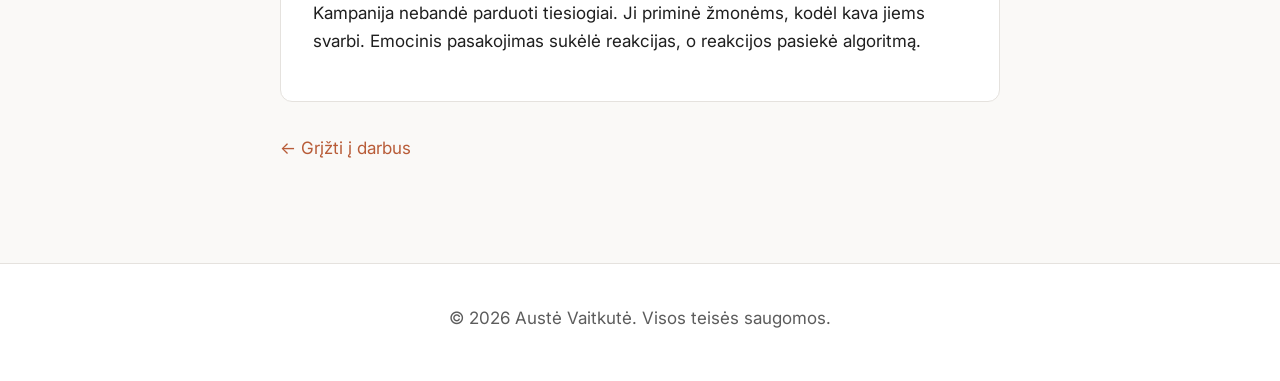
<file: works/social-media-campaign.html>
<!DOCTYPE html>
<html lang="lt">
<head>
  <meta charset="UTF-8">
  <meta name="viewport" content="width=device-width, initial-scale=1.0">
  <meta name="description" content="Social media campaign example: Kava, kuri sujungia.">
  <title>Kava, kuri sujungia | Austė Vaitkutė</title>
  <link rel="preconnect" href="https://fonts.googleapis.com">
  <link rel="preconnect" href="https://fonts.gstatic.com" crossorigin>
  <link href="https://fonts.googleapis.com/css2?family=Inter:wght@300;400;500;600&family=Playfair+Display:wght@500;600;700&display=swap" rel="stylesheet">
  <link rel="stylesheet" href="../css/style.css">
</head>
<body>
  <header class="site-header">
    <div class="container header-inner">
      <a href="../index.html" class="logo">Austė Vaitkutė</a>
      <nav class="main-nav" aria-label="Main navigation">
        <a href="../index.html">Pradžia</a>
        <a href="../about.html">Apie</a>
        <a href="index.html">Darbai</a>
        <a href="../index.html#contact" class="btn btn-small">Susisiekti</a>
      </nav>
      <button class="menu-toggle" aria-label="Open menu" aria-expanded="false">☰</button>
    </div>
  </header>

  <main>
    <article class="section">
      <div class="container narrow article-body">
        <span class="tag">Social Media</span>
        <h1 class="page-title">„Kava, kuri sujungia“ — socialinė kampanija</h1>
        <p class="article-meta">Tipas: Socialinių tinklų turinys | Apimtis: ~200 žodžių | Platformos: Facebook, Instagram | Klientas: kavos prekės ženklas</p>

        <p class="lead">Kampanijos idėja paprasta: kava nėra tik gėrimas — tai priežastis sustoti ir pasikalbėti. Per keturias savaites sukūrėme 12 įrašų, kurie pasakojo istorijas apie žmones, sujungtus vieno puodelio.</p>

        <h2>Kampanijos koncepcija</h2>
        <p>Kiekvienas įrašas buvo skirtas skirtingai situacijai: rytas vienišos mamos, derybos startup įkūrėjo su investuotoju, senelio pasakojimas anūkui. Visuose pasakojimuose kava buvo ne pagrindinis herojus, o tylus bendrininkas.</p>

        <h2>Pavyzdžiai iš įrašų</h2>

        <blockquote>„Ji atneša du puodelius. Jis atneša naujienas. Kartais svarbiausi pokalbiai prasideda nuo kavos kvapo.“</blockquote>

        <blockquote>„Tarp pirmo ir antro puodelio — visas pasaulis, kurį sugalvojame kartu.“</blockquote>

        <blockquote>„Kai nežinai, ką pasakyti, paduok kavą. Ji pasakys už tave.“</blockquote>

        <h2>Rezultatai</h2>
        <ul>
          <li>Įsitraukimas išaugo 320 %, palyginti su ankstesniu mėnesiu;</li>
          <li>80 % komentarų buvo emocinio pobūdžio — žmonės dalijosi savo istorijomis;</li>
          <li>3 įrašai tapo organiškai daugiausiai dalintais kliento istorijoje;</li>
          <li>2 savaitės po kampanijos pabaigos pardavimai internetu išaugo 18 %.</li>
        </ul>

        <div class="highlight-box">
          <h3>Kodėl tai veikė</h3>
          <p>Kampanija nebandė parduoti tiesiogiai. Ji priminė žmonėms, kodėl kava jiems svarbi. Emocinis pasakojimas sukėlė reakcijas, o reakcijos pasiekė algoritmą.</p>
        </div>

        <p><a href="index.html">← Grįžti į darbus</a></p>
      </div>
    </article>
  </main>

  <footer class="site-footer">
    <div class="container">
      <p>© <span id="year"></span> Austė Vaitkutė. Visos teisės saugomos.</p>
    </div>
  </footer>

  <script src="../js/main.js"></script>
</body>
</html>
</file>
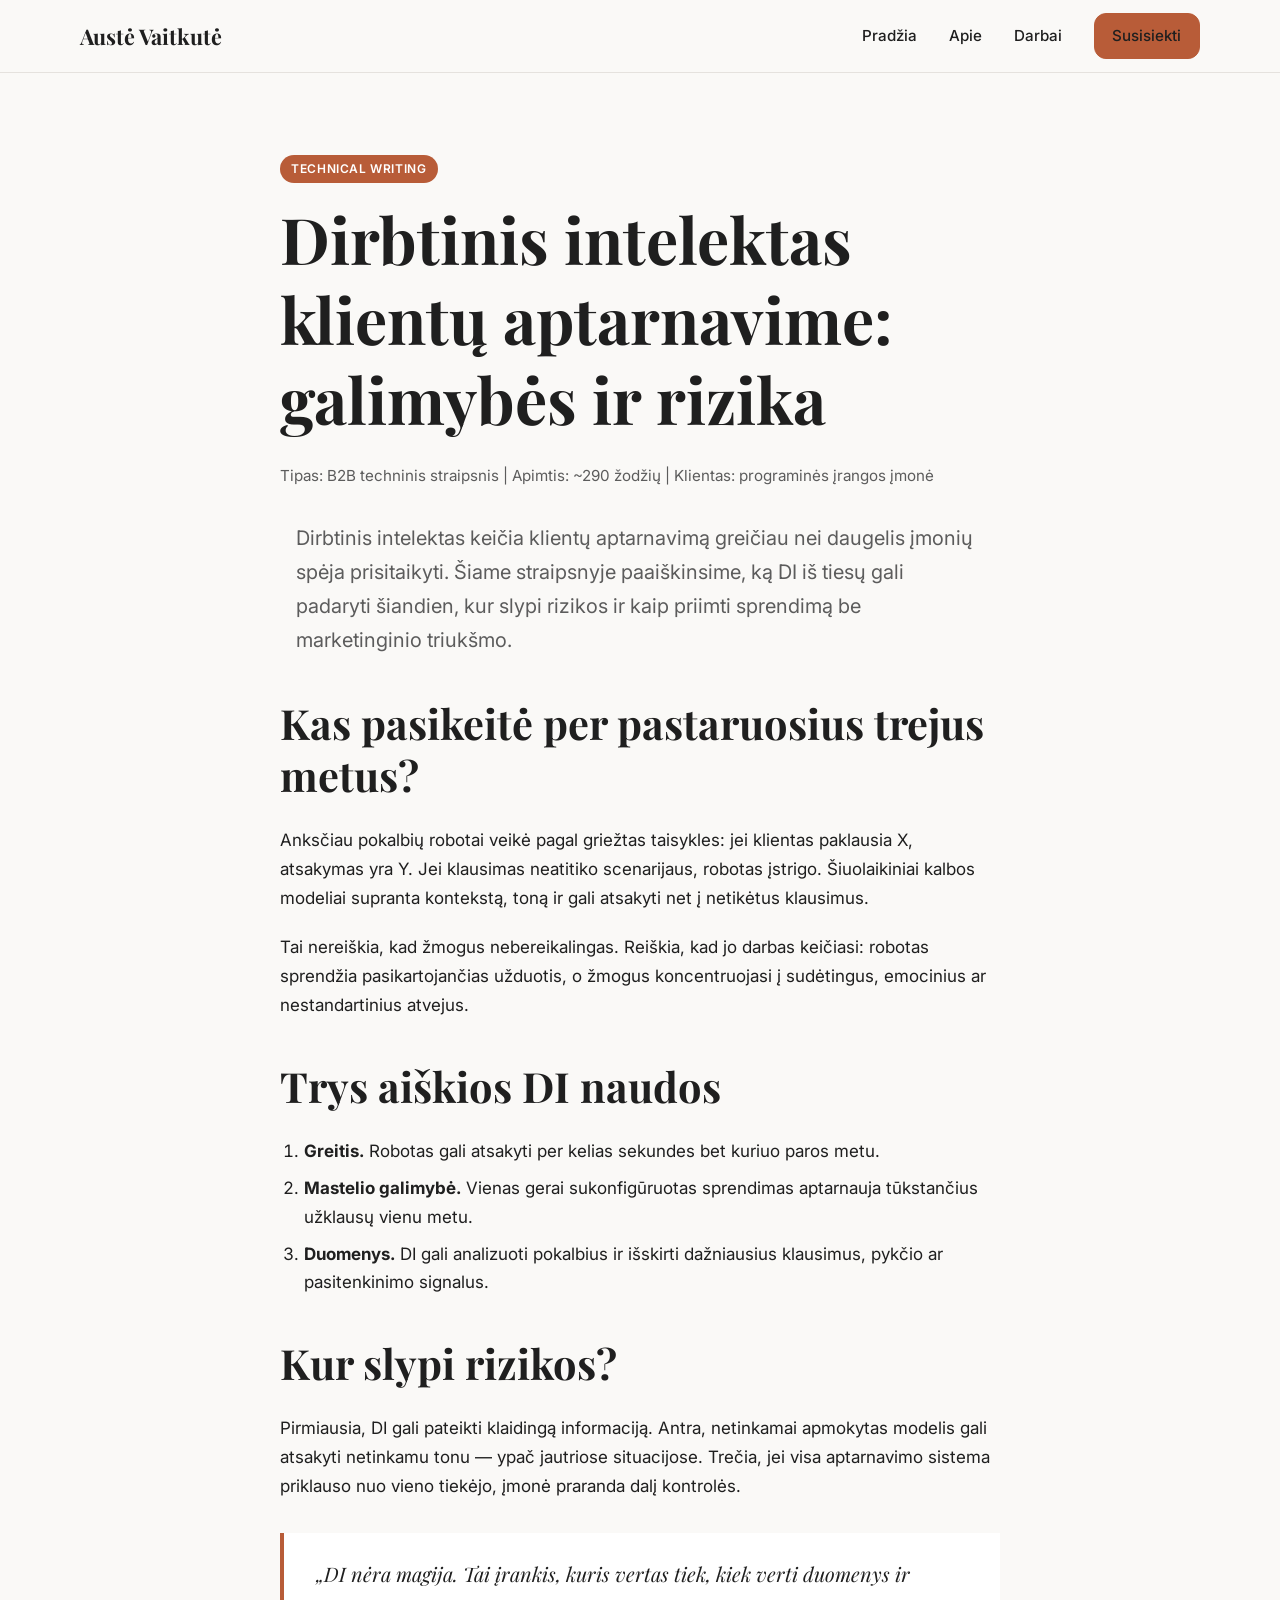
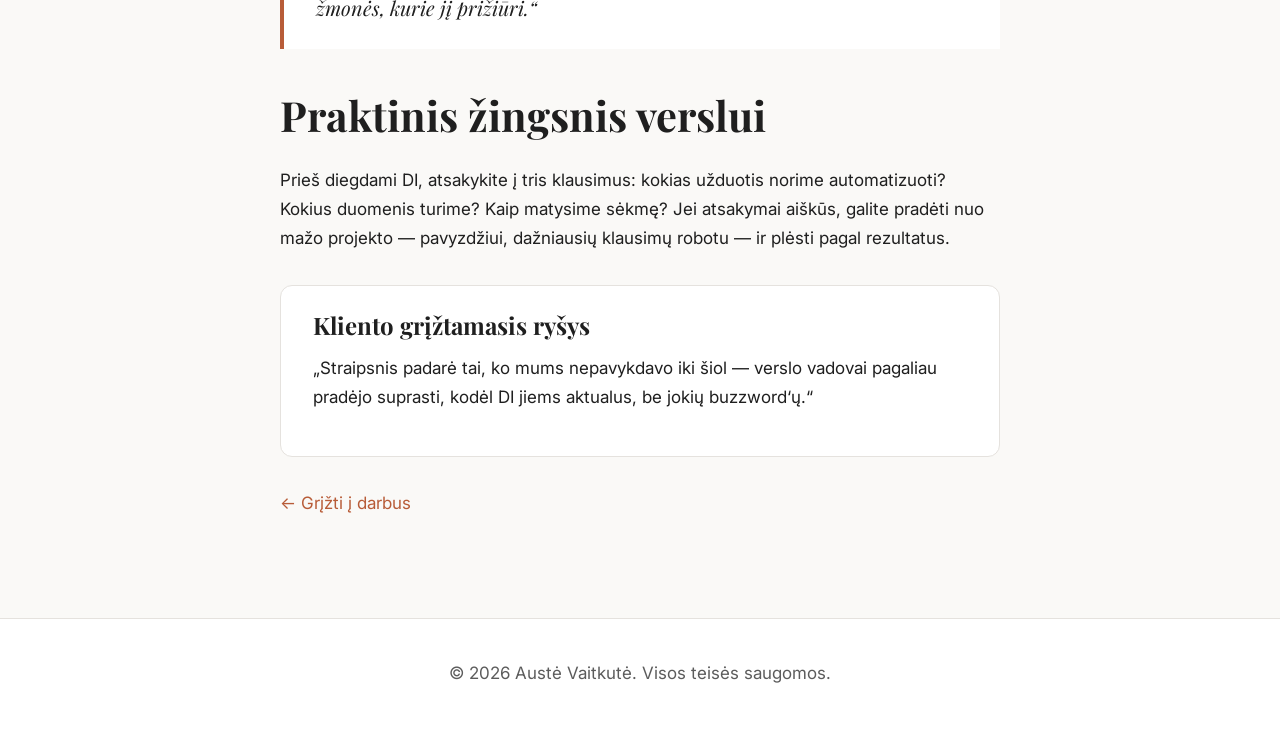
<file: works/tech-article.html>
<!DOCTYPE html>
<html lang="lt">
<head>
  <meta charset="UTF-8">
  <meta name="viewport" content="width=device-width, initial-scale=1.0">
  <meta name="description" content="Technical writing example: AI in customer service.">
  <title>DI klientų aptarnavime | Austė Vaitkutė</title>
  <link rel="preconnect" href="https://fonts.googleapis.com">
  <link rel="preconnect" href="https://fonts.gstatic.com" crossorigin>
  <link href="https://fonts.googleapis.com/css2?family=Inter:wght@300;400;500;600&family=Playfair+Display:wght@500;600;700&display=swap" rel="stylesheet">
  <link rel="stylesheet" href="../css/style.css">
</head>
<body>
  <header class="site-header">
    <div class="container header-inner">
      <a href="../index.html" class="logo">Austė Vaitkutė</a>
      <nav class="main-nav" aria-label="Main navigation">
        <a href="../index.html">Pradžia</a>
        <a href="../about.html">Apie</a>
        <a href="index.html">Darbai</a>
        <a href="../index.html#contact" class="btn btn-small">Susisiekti</a>
      </nav>
      <button class="menu-toggle" aria-label="Open menu" aria-expanded="false">☰</button>
    </div>
  </header>

  <main>
    <article class="section">
      <div class="container narrow article-body">
        <span class="tag">Technical Writing</span>
        <h1 class="page-title">Dirbtinis intelektas klientų aptarnavime: galimybės ir rizika</h1>
        <p class="article-meta">Tipas: B2B techninis straipsnis | Apimtis: ~290 žodžių | Klientas: programinės įrangos įmonė</p>

        <p class="lead">Dirbtinis intelektas keičia klientų aptarnavimą greičiau nei daugelis įmonių spėja prisitaikyti. Šiame straipsnyje paaiškinsime, ką DI iš tiesų gali padaryti šiandien, kur slypi rizikos ir kaip priimti sprendimą be marketinginio triukšmo.</p>

        <h2>Kas pasikeitė per pastaruosius trejus metus?</h2>
        <p>Anksčiau pokalbių robotai veikė pagal griežtas taisykles: jei klientas paklausia X, atsakymas yra Y. Jei klausimas neatitiko scenarijaus, robotas įstrigo. Šiuolaikiniai kalbos modeliai supranta kontekstą, toną ir gali atsakyti net į netikėtus klausimus.</p>
        <p>Tai nereiškia, kad žmogus nebereikalingas. Reiškia, kad jo darbas keičiasi: robotas sprendžia pasikartojančias užduotis, o žmogus koncentruojasi į sudėtingus, emocinius ar nestandartinius atvejus.</p>

        <h2>Trys aiškios DI naudos</h2>
        <ol>
          <li><strong>Greitis.</strong> Robotas gali atsakyti per kelias sekundes bet kuriuo paros metu.</li>
          <li><strong>Mastelio galimybė.</strong> Vienas gerai sukonfigūruotas sprendimas aptarnauja tūkstančius užklausų vienu metu.</li>
          <li><strong>Duomenys.</strong> DI gali analizuoti pokalbius ir išskirti dažniausius klausimus, pykčio ar pasitenkinimo signalus.</li>
        </ol>

        <h2>Kur slypi rizikos?</h2>
        <p>Pirmiausia, DI gali pateikti klaidingą informaciją. Antra, netinkamai apmokytas modelis gali atsakyti netinkamu tonu — ypač jautriose situacijose. Trečia, jei visa aptarnavimo sistema priklauso nuo vieno tiekėjo, įmonė praranda dalį kontrolės.</p>

        <blockquote>„DI nėra magija. Tai įrankis, kuris vertas tiek, kiek verti duomenys ir žmonės, kurie jį prižiūri.“</blockquote>

        <h2>Praktinis žingsnis verslui</h2>
        <p>Prieš diegdami DI, atsakykite į tris klausimus: kokias užduotis norime automatizuoti? Kokius duomenis turime? Kaip matysime sėkmę? Jei atsakymai aiškūs, galite pradėti nuo mažo projekto — pavyzdžiui, dažniausių klausimų robotu — ir plėsti pagal rezultatus.</p>

        <div class="highlight-box">
          <h3>Kliento grįžtamasis ryšys</h3>
          <p>„Straipsnis padarė tai, ko mums nepavykdavo iki šiol — verslo vadovai pagaliau pradėjo suprasti, kodėl DI jiems aktualus, be jokių buzzword‘ų.“</p>
        </div>

        <p><a href="index.html">← Grįžti į darbus</a></p>
      </div>
    </article>
  </main>

  <footer class="site-footer">
    <div class="container">
      <p>© <span id="year"></span> Austė Vaitkutė. Visos teisės saugomos.</p>
    </div>
  </footer>

  <script src="../js/main.js"></script>
</body>
</html>
</file>
<file: css/style.css>
/* CSS Variables */
:root {
  --bg: #faf9f7;
  --surface: #ffffff;
  --text: #1f1f1f;
  --text-muted: #5c5c5c;
  --accent: #b85c38;
  --accent-dark: #8f4426;
  --border: #e5e2de;
  --shadow: 0 4px 24px rgba(0, 0, 0, 0.06);
  --radius: 12px;
  --max-width: 1120px;
  --font-body: 'Inter', system-ui, sans-serif;
  --font-heading: 'Playfair Display', Georgia, serif;
}

* {
  box-sizing: border-box;
}

html {
  scroll-behavior: smooth;
}

body {
  margin: 0;
  font-family: var(--font-body);
  font-size: 17px;
  line-height: 1.7;
  color: var(--text);
  background-color: var(--bg);
}

img {
  max-width: 100%;
  height: auto;
}

a {
  color: var(--accent);
  text-decoration: none;
}

a:hover {
  color: var(--accent-dark);
}

h1, h2, h3, h4 {
  font-family: var(--font-heading);
  line-height: 1.25;
  margin: 0 0 0.6em;
}

h1 { font-size: clamp(2.4rem, 6vw, 4rem); }
h2 { font-size: clamp(1.8rem, 4vw, 2.6rem); }
h3 { font-size: clamp(1.2rem, 2.5vw, 1.5rem); }

p {
  margin: 0 0 1.2em;
}

.container {
  width: min(92%, var(--max-width));
  margin-inline: auto;
}

.narrow {
  max-width: 720px;
}

.centered {
  text-align: center;
}

/* Header */
.site-header {
  position: sticky;
  top: 0;
  background: rgba(250, 249, 247, 0.92);
  backdrop-filter: blur(10px);
  border-bottom: 1px solid var(--border);
  z-index: 100;
}

.header-inner {
  display: flex;
  align-items: center;
  justify-content: space-between;
  height: 72px;
}

.logo {
  font-family: var(--font-heading);
  font-size: 1.35rem;
  font-weight: 700;
  color: var(--text);
}

.main-nav {
  display: flex;
  align-items: center;
  gap: 2rem;
}

.main-nav a {
  color: var(--text);
  font-weight: 500;
  font-size: 0.95rem;
}

.main-nav a:hover {
  color: var(--accent);
}

.menu-toggle {
  display: none;
  background: none;
  border: none;
  font-size: 1.6rem;
  cursor: pointer;
  color: var(--text);
}

/* Buttons */
.btn {
  display: inline-flex;
  align-items: center;
  justify-content: center;
  padding: 0.85rem 1.6rem;
  background: var(--accent);
  color: #fff;
  border-radius: var(--radius);
  font-weight: 500;
  border: 1px solid var(--accent);
  cursor: pointer;
  transition: background 0.2s ease, border-color 0.2s ease, transform 0.1s ease;
}

.btn:hover {
  background: var(--accent-dark);
  border-color: var(--accent-dark);
  color: #fff;
}

.btn-outline {
  background: transparent;
  color: var(--accent);
}

.btn-outline:hover {
  background: var(--accent);
  color: #fff;
}

.btn-small {
  padding: 0.55rem 1.1rem;
  font-size: 0.9rem;
}

/* Hero */
.hero {
  padding: 7rem 0 5.5rem;
  text-align: center;
}

.eyebrow {
  text-transform: uppercase;
  letter-spacing: 0.12em;
  font-size: 0.8rem;
  font-weight: 600;
  color: var(--accent);
  margin-bottom: 1rem;
}

.hero h1 {
  max-width: 800px;
  margin-inline: auto;
}

.lead {
  font-size: 1.25rem;
  color: var(--text-muted);
  max-width: 680px;
  margin-inline: auto 1.5rem;
}

.hero-actions {
  display: flex;
  gap: 1rem;
  justify-content: center;
  flex-wrap: wrap;
  margin-top: 2rem;
}

/* Sections */
.section {
  padding: 5rem 0;
}

.section-muted {
  background: var(--surface);
}

.section-title {
  margin-bottom: 2.5rem;
}

.section-header {
  display: flex;
  align-items: baseline;
  justify-content: space-between;
  flex-wrap: wrap;
  gap: 1rem;
  margin-bottom: 2.5rem;
}

.section-header .section-title {
  margin-bottom: 0;
}

.link-arrow {
  font-weight: 500;
}

/* Services */
.services-grid {
  display: grid;
  grid-template-columns: repeat(auto-fit, minmax(240px, 1fr));
  gap: 1.5rem;
}

.service-card {
  background: var(--surface);
  padding: 2rem;
  border-radius: var(--radius);
  border: 1px solid var(--border);
  box-shadow: var(--shadow);
}

.service-card h3 {
  margin-bottom: 0.75rem;
}

.service-card p {
  color: var(--text-muted);
  margin: 0;
}

/* Works */
.works-grid {
  display: grid;
  grid-template-columns: repeat(auto-fit, minmax(300px, 1fr));
  gap: 1.5rem;
}

.work-card {
  background: var(--bg);
  border-radius: var(--radius);
  border: 1px solid var(--border);
  overflow: hidden;
  transition: transform 0.2s ease, box-shadow 0.2s ease;
}

.work-card:hover {
  transform: translateY(-4px);
  box-shadow: var(--shadow);
}

.work-card a {
  display: block;
  padding: 2rem;
  color: var(--text);
}

.work-card a:hover {
  color: var(--text);
}

.tag {
  display: inline-block;
  padding: 0.25rem 0.7rem;
  background: var(--accent);
  color: #fff;
  font-size: 0.75rem;
  font-weight: 600;
  text-transform: uppercase;
  letter-spacing: 0.05em;
  border-radius: 999px;
  margin-bottom: 1rem;
}

.work-card h3 {
  margin-bottom: 0.75rem;
}

.work-card p {
  color: var(--text-muted);
  margin: 0;
}

/* Article / Work page */
.page-title {
  margin-bottom: 1.5rem;
}

.article-meta {
  color: var(--text-muted);
  font-size: 0.95rem;
  margin-bottom: 2rem;
}

.article-body {
  max-width: 720px;
}

.article-body h2 {
  margin-top: 2.5rem;
}

.article-body ul,
.article-body ol {
  margin: 0 0 1.5rem 1.5rem;
  padding: 0;
}

.article-body li {
  margin-bottom: 0.5rem;
}

.article-body blockquote {
  margin: 2rem 0;
  padding: 1.5rem 2rem;
  border-left: 4px solid var(--accent);
  background: var(--surface);
  font-family: var(--font-heading);
  font-size: 1.25rem;
  font-style: italic;
}

.highlight-box {
  background: var(--surface);
  border: 1px solid var(--border);
  border-radius: var(--radius);
  padding: 1.5rem 2rem;
  margin: 2rem 0;
}

.highlight-box h3 {
  margin-top: 0;
}

/* Contact */
.contact-form {
  display: grid;
  gap: 1.25rem;
  margin: 2.5rem 0 1.5rem;
}

.contact-form label span {
  display: block;
  font-size: 0.9rem;
  font-weight: 500;
  margin-bottom: 0.4rem;
}

.contact-form input,
.contact-form textarea {
  width: 100%;
  padding: 0.85rem 1rem;
  border: 1px solid var(--border);
  border-radius: var(--radius);
  font-family: inherit;
  font-size: 1rem;
  background: var(--surface);
}

.contact-form input:focus,
.contact-form textarea:focus {
  outline: none;
  border-color: var(--accent);
}

.text-small {
  font-size: 0.9rem;
  color: var(--text-muted);
}

/* CTA box */
.cta-box {
  background: var(--surface);
  border: 1px solid var(--border);
  border-radius: var(--radius);
  padding: 2rem;
  margin-top: 3rem;
  text-align: center;
  box-shadow: var(--shadow);
}

.cta-box h3 {
  margin-top: 0;
}

/* Footer */
.site-footer {
  background: var(--surface);
  border-top: 1px solid var(--border);
  padding: 2.5rem 0;
  text-align: center;
  color: var(--text-muted);
}

.site-footer p {
  margin: 0 0 0.5rem;
}

/* Responsive */
@media (max-width: 720px) {
  .main-nav {
    display: none;
    position: absolute;
    top: 72px;
    left: 0;
    right: 0;
    background: var(--surface);
    flex-direction: column;
    padding: 1.5rem;
    gap: 1rem;
    border-bottom: 1px solid var(--border);
    box-shadow: var(--shadow);
  }

  .main-nav.open {
    display: flex;
  }

  .menu-toggle {
    display: block;
  }

  .hero {
    padding: 4rem 0 3.5rem;
  }

  .section {
    padding: 3.5rem 0;
  }
}
</file>
